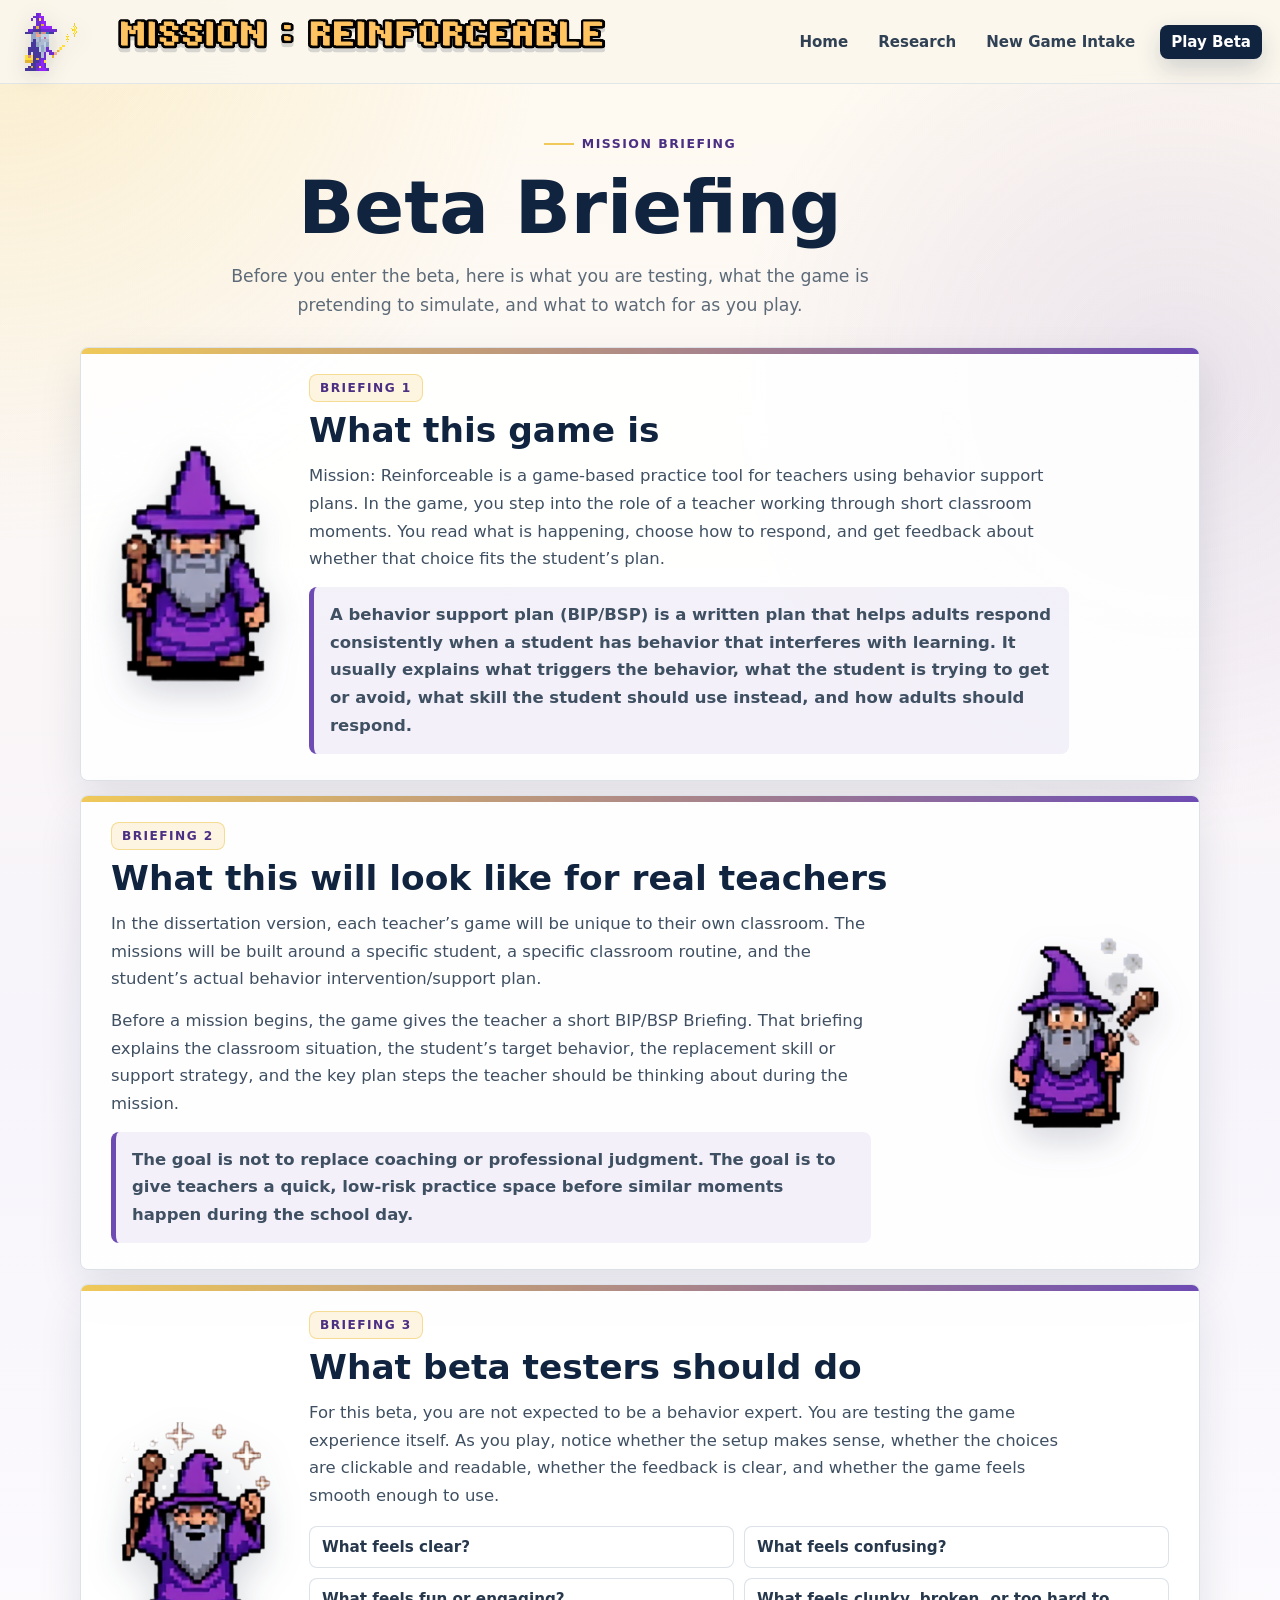
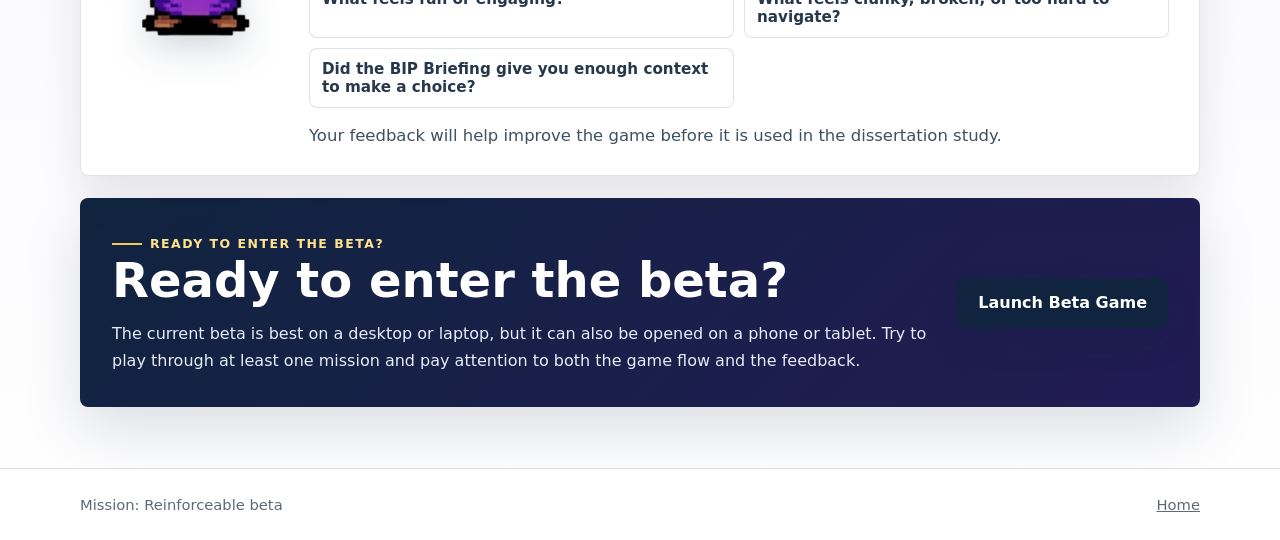
<file: beta/index.html>
<!doctype html>
<html lang="en">
<head>
  <meta charset="utf-8" />
  <meta name="viewport" content="width=device-width, initial-scale=1" />
  <title>Beta Briefing | Mission: Reinforceable</title>
  <link rel="icon" href="../favicon.png" />
  <link rel="stylesheet" href="../assets/site/site.css" />
</head>
<body>
  <div class="site-shell">
    <header class="site-header">
      <div class="nav-wrap">
        <a class="brand" href="../" aria-label="Mission: Reinforceable home">
          <img class="brand-icon" src="../favicon.png" alt="" />
          <img class="brand-logo" src="../assets/game/skin-v2/mission-reinforceable-title.png" alt="Mission: Reinforceable" />
        </a>
        <nav class="nav-links" aria-label="Primary navigation">
          <a href="../">Home</a>
          <a href="../research/">Research</a>
          <a href="../intake/">New Game Intake</a>
          <a class="nav-cta" href="../beta/">Play Beta</a>
        </nav>
      </div>
    </header>

    <main class="beta-briefing">
      <section class="briefing-hero">
        <p class="eyebrow">Mission briefing</p>
        <h1 class="page-title">Beta Briefing</h1>
        <p class="lede">Before you enter the beta, here is what you are testing, what the game is pretending to simulate, and what to watch for as you play.</p>
      </section>

      <section class="briefing-panel">
        <img class="briefing-wizard" src="../assets/game/skin-v2/wizard-guide.png" alt="Wizard guide introducing the beta." />
        <div class="briefing-copy">
          <span class="briefing-label">Briefing 1</span>
          <h2>What this game is</h2>
          <p>Mission: Reinforceable is a game-based practice tool for teachers using behavior support plans. In the game, you step into the role of a teacher working through short classroom moments. You read what is happening, choose how to respond, and get feedback about whether that choice fits the student’s plan.</p>
          <p class="briefing-note">A behavior support plan (BIP/BSP) is a written plan that helps adults respond consistently when a student has behavior that interferes with learning. It usually explains what triggers the behavior, what the student is trying to get or avoid, what skill the student should use instead, and how adults should respond.</p>
        </div>
      </section>

      <section class="briefing-panel reverse">
        <img class="briefing-wizard flip" src="../assets/game/skin-v2/wizard-meh.png" alt="Wizard thinking about classroom practice." />
        <div class="briefing-copy">
          <span class="briefing-label">Briefing 2</span>
          <h2>What this will look like for real teachers</h2>
          <p>In the dissertation version, each teacher’s game will be unique to their own classroom. The missions will be built around a specific student, a specific classroom routine, and the student’s actual behavior intervention/support plan.</p>
          <p>Before a mission begins, the game gives the teacher a short BIP/BSP Briefing. That briefing explains the classroom situation, the student’s target behavior, the replacement skill or support strategy, and the key plan steps the teacher should be thinking about during the mission.</p>
          <p class="briefing-note">The goal is not to replace coaching or professional judgment. The goal is to give teachers a quick, low-risk practice space before similar moments happen during the school day.</p>
        </div>
      </section>

      <section class="briefing-panel">
        <img class="briefing-wizard" src="../assets/game/skin-v2/wizard-success.png" alt="Wizard encouraging beta testers." />
        <div class="briefing-copy">
          <span class="briefing-label">Briefing 3</span>
          <h2>What beta testers should do</h2>
          <p>For this beta, you are not expected to be a behavior expert. You are testing the game experience itself. As you play, notice whether the setup makes sense, whether the choices are clickable and readable, whether the feedback is clear, and whether the game feels smooth enough to use.</p>
          <ul class="briefing-checklist">
            <li>What feels clear?</li>
            <li>What feels confusing?</li>
            <li>What feels fun or engaging?</li>
            <li>What feels clunky, broken, or too hard to navigate?</li>
            <li>Did the BIP Briefing give you enough context to make a choice?</li>
          </ul>
          <p>Your feedback will help improve the game before it is used in the dissertation study.</p>
        </div>
      </section>

      <section class="briefing-cta">
        <div>
          <p class="eyebrow">Ready to enter the beta?</p>
          <h2>Ready to enter the beta?</h2>
          <p>The current beta is best on a desktop or laptop, but it can also be opened on a phone or tablet. Try to play through at least one mission and pay attention to both the game flow and the feedback.</p>
        </div>
        <a class="button button-primary launch-beta-button" href="../game/">Launch Beta Game</a>
      </section>
    </main>

    <footer class="site-footer">
      <div class="footer-inner">
        <span>Mission: Reinforceable beta</span>
        <span><a href="../">Home</a></span>
      </div>
    </footer>
  </div>
</body>
</html>
</file>
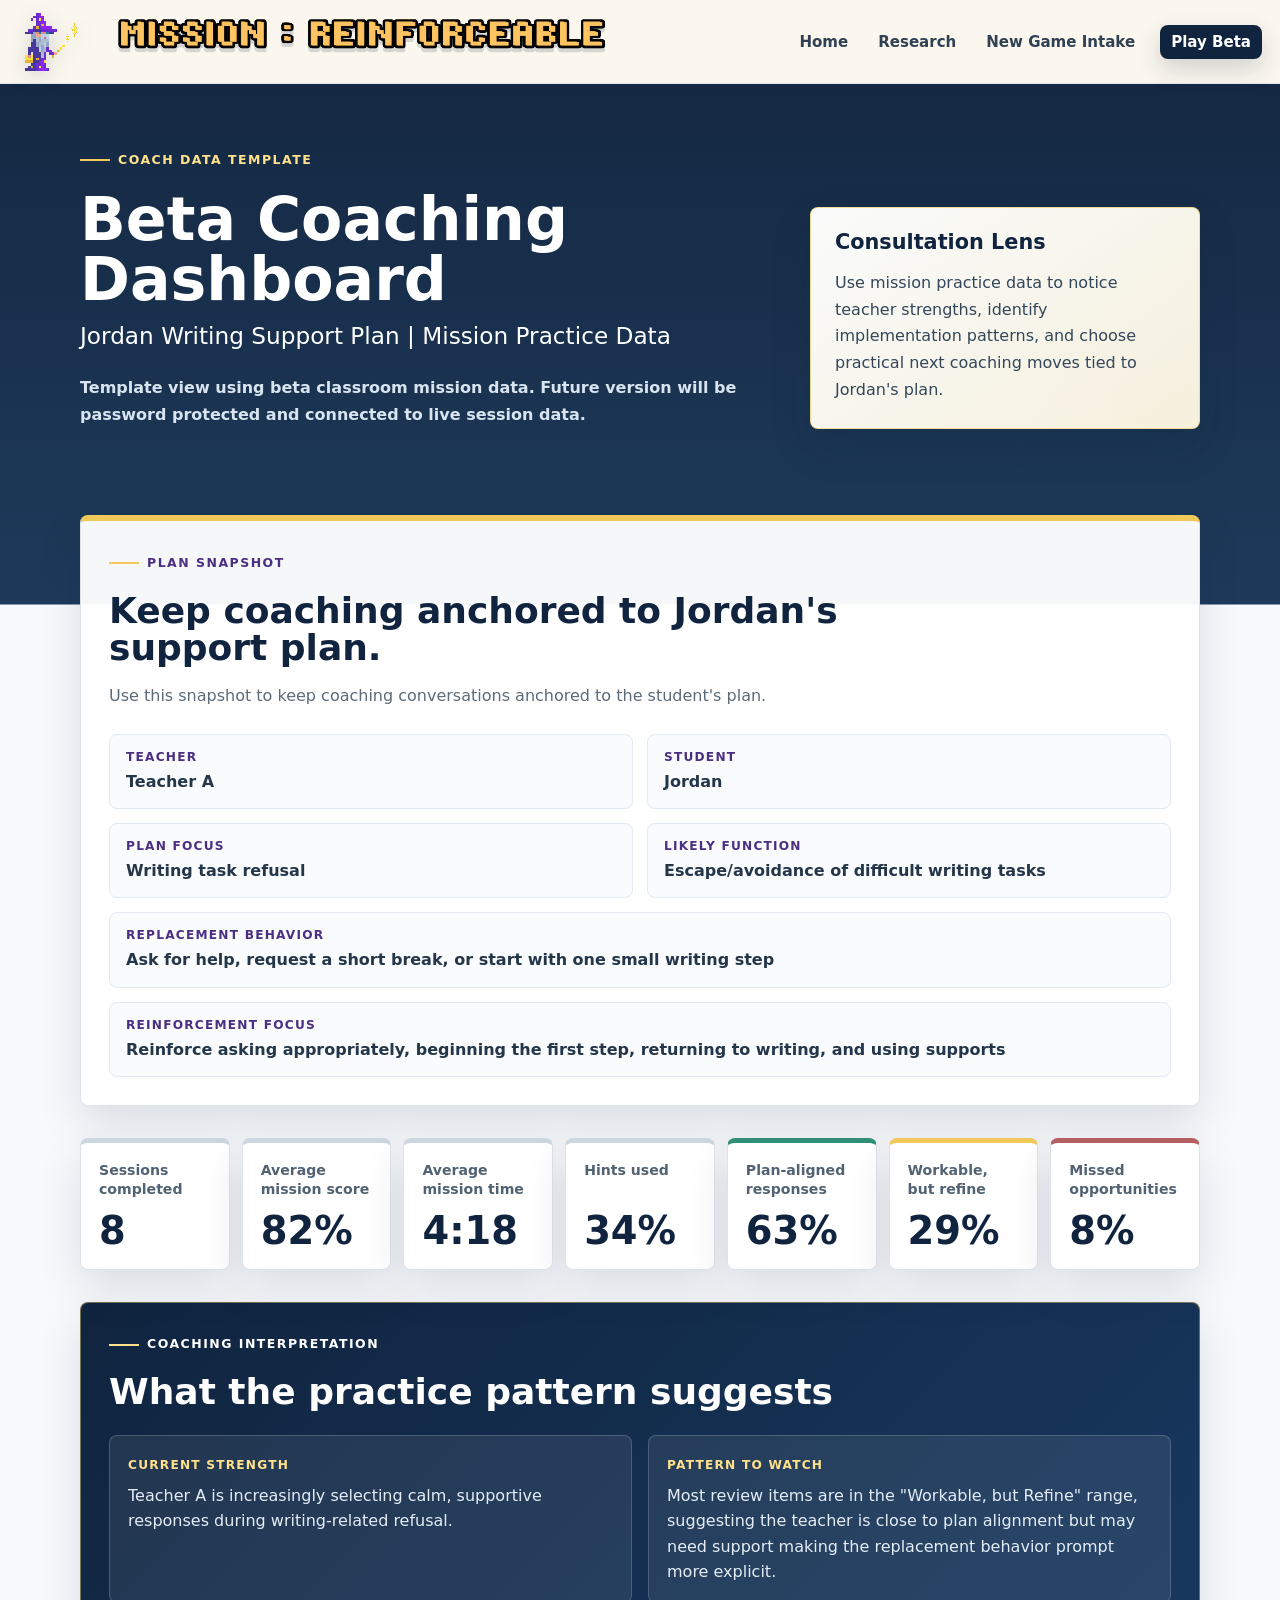
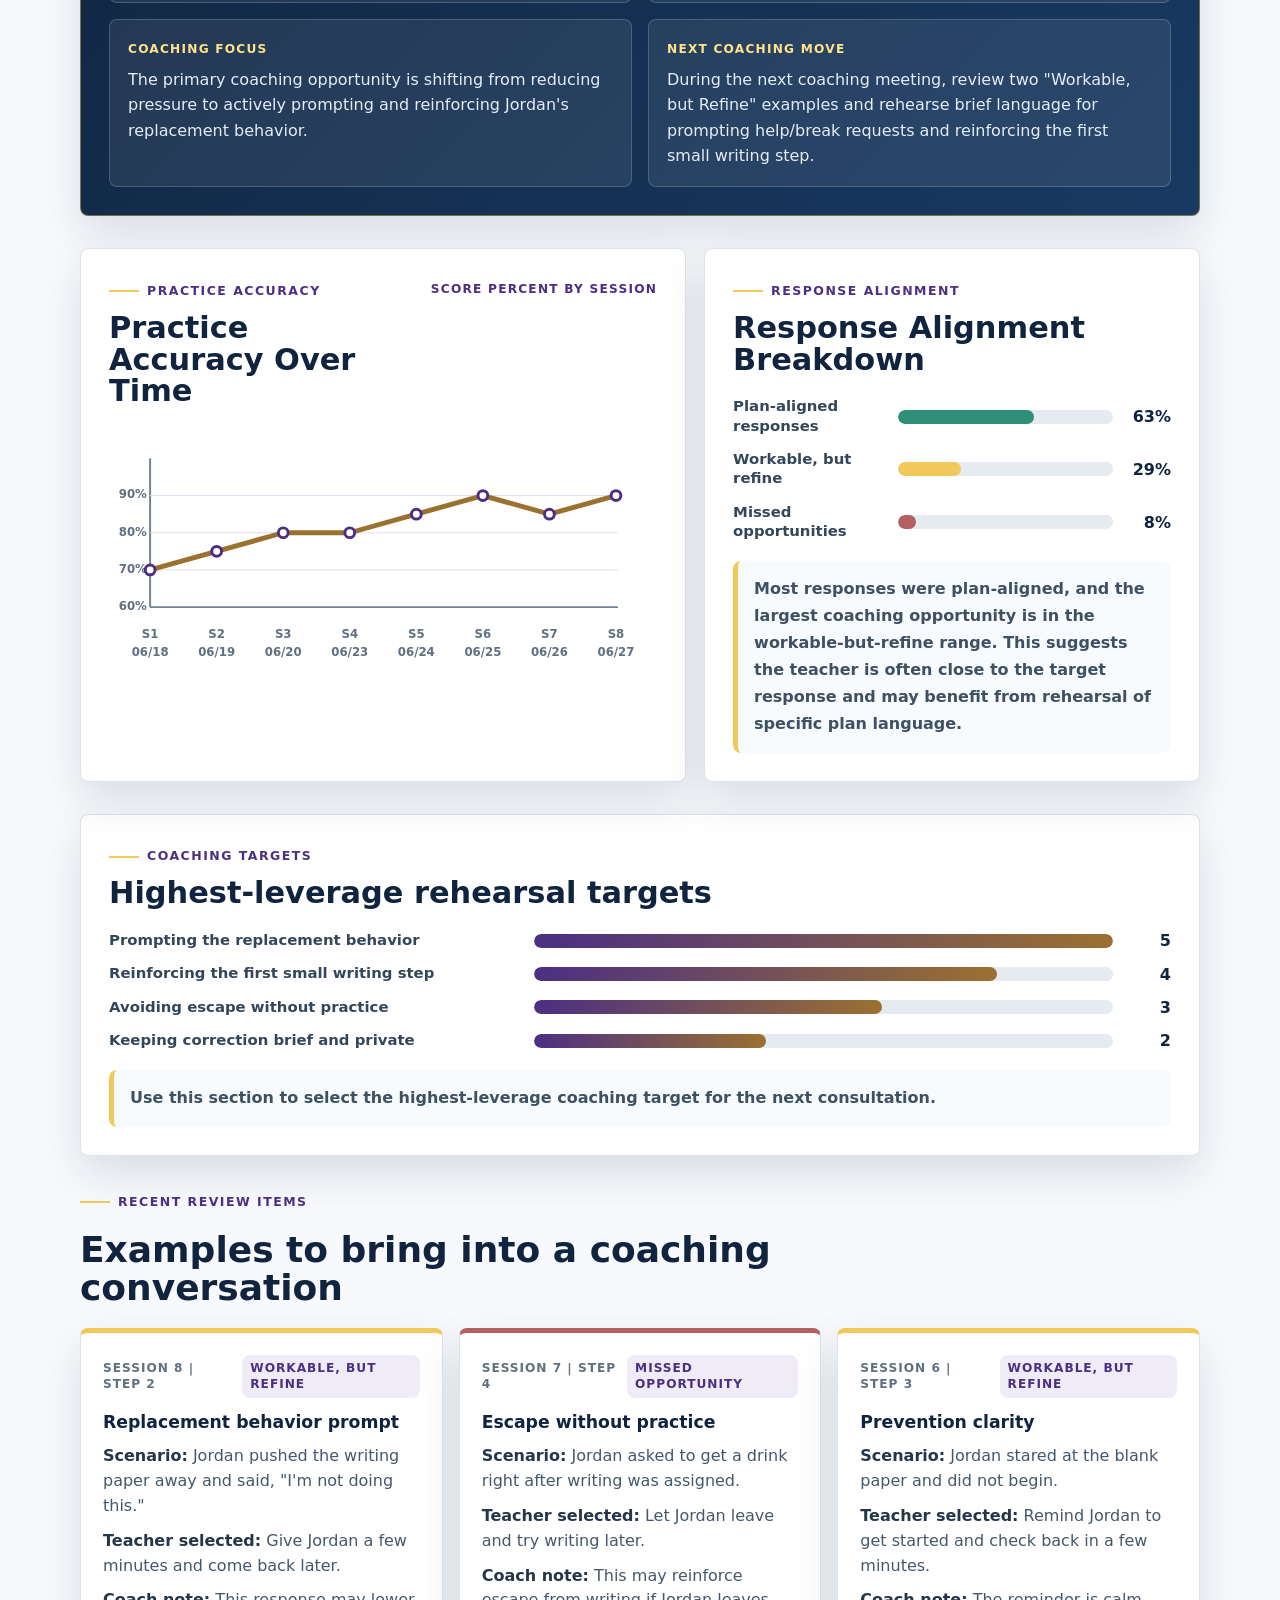
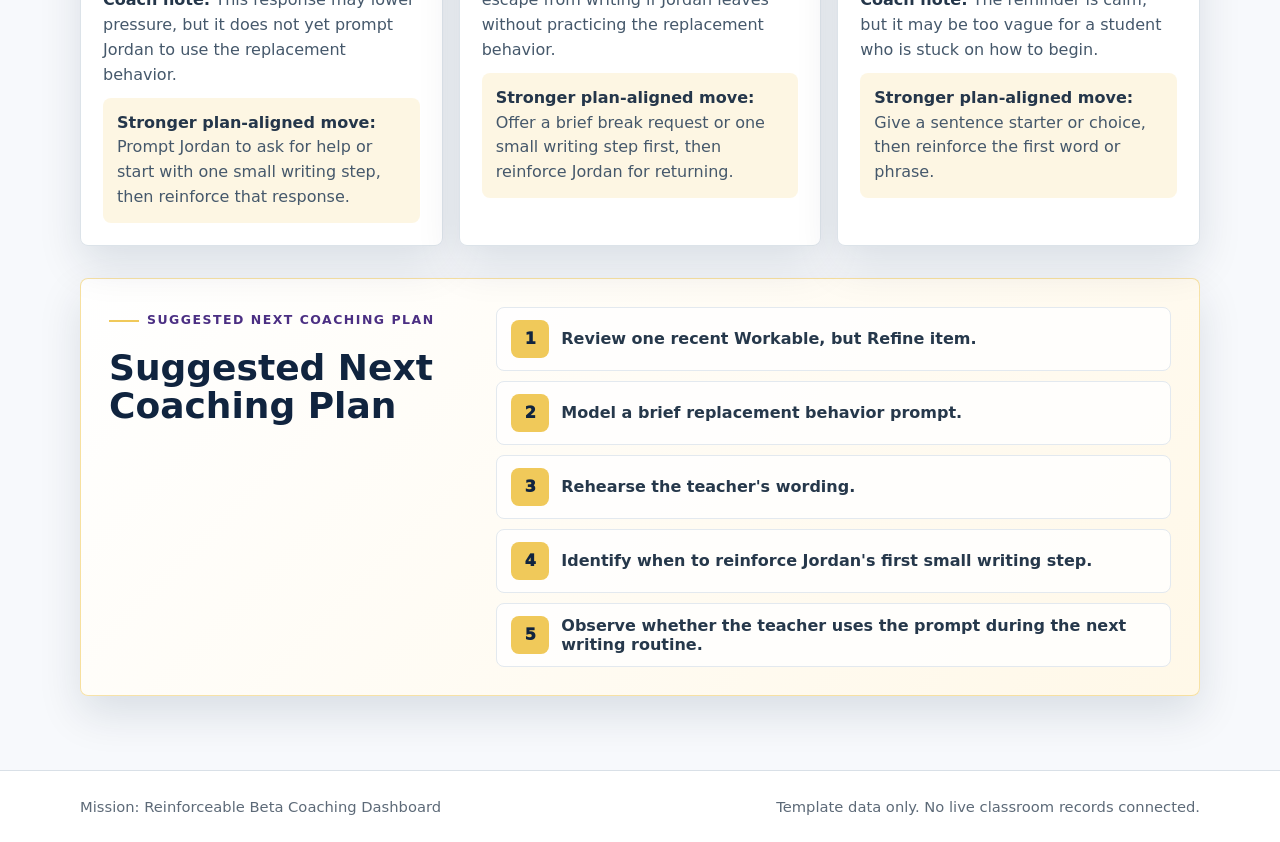
<file: coach-dashboard/index.html>
<!doctype html>
<html lang="en">
<head>
  <meta charset="utf-8" />
  <meta name="viewport" content="width=device-width, initial-scale=1" />
  <title>Beta Coaching Dashboard | Mission: Reinforceable</title>
  <link rel="icon" href="../favicon.png" />
  <link rel="stylesheet" href="../assets/site/site.css?v=coach-dashboard" />
</head>
<body>
  <div class="site-shell coach-dashboard-shell">
    <header class="site-header">
      <div class="nav-wrap">
        <a class="brand" href="../" aria-label="Mission: Reinforceable home">
          <img class="brand-icon" src="../favicon.png" alt="" />
          <img class="brand-logo" src="../assets/game/skin-v2/mission-reinforceable-title.png" alt="Mission: Reinforceable" />
        </a>
        <nav class="nav-links" aria-label="Primary navigation">
          <a href="../">Home</a>
          <a href="../research/">Research</a>
          <a href="../intake/">New Game Intake</a>
          <a class="nav-cta" href="../beta/">Play Beta</a>
        </nav>
      </div>
    </header>

    <main class="coach-dashboard">
      <section class="coach-hero">
        <div>
          <p class="eyebrow">Coach data template</p>
          <h1 class="page-title">Beta Coaching Dashboard</h1>
          <p class="subtitle">Jordan Writing Support Plan | Mission Practice Data</p>
          <p class="coach-template-note">Template view using beta classroom mission data. Future version will be password protected and connected to live session data.</p>
        </div>
        <aside class="coach-purpose-card" aria-label="Dashboard purpose">
          <h2>Consultation Lens</h2>
          <p>Use mission practice data to notice teacher strengths, identify implementation patterns, and choose practical next coaching moves tied to Jordan's plan.</p>
        </aside>
      </section>

      <section class="coach-section">
        <article class="plan-snapshot-card">
          <div class="coach-section-heading">
            <p class="eyebrow">Plan snapshot</p>
            <h2>Keep coaching anchored to Jordan's support plan.</h2>
            <p>Use this snapshot to keep coaching conversations anchored to the student's plan.</p>
          </div>
          <dl class="plan-snapshot-grid">
            <div>
              <dt>Teacher</dt>
              <dd>Teacher A</dd>
            </div>
            <div>
              <dt>Student</dt>
              <dd>Jordan</dd>
            </div>
            <div>
              <dt>Plan focus</dt>
              <dd>Writing task refusal</dd>
            </div>
            <div>
              <dt>Likely function</dt>
              <dd>Escape/avoidance of difficult writing tasks</dd>
            </div>
            <div class="wide">
              <dt>Replacement behavior</dt>
              <dd>Ask for help, request a short break, or start with one small writing step</dd>
            </div>
            <div class="wide">
              <dt>Reinforcement focus</dt>
              <dd>Reinforce asking appropriately, beginning the first step, returning to writing, and using supports</dd>
            </div>
          </dl>
        </article>
      </section>

      <section class="coach-section">
        <div class="summary-metric-grid" aria-label="Mission practice summary metrics">
          <article class="coach-stat-card">
            <span>Sessions completed</span>
            <strong>8</strong>
          </article>
          <article class="coach-stat-card">
            <span>Average mission score</span>
            <strong>82%</strong>
          </article>
          <article class="coach-stat-card">
            <span>Average mission time</span>
            <strong>4:18</strong>
          </article>
          <article class="coach-stat-card">
            <span>Hints used</span>
            <strong>34%</strong>
          </article>
          <article class="coach-stat-card aligned">
            <span>Plan-aligned responses</span>
            <strong>63%</strong>
          </article>
          <article class="coach-stat-card refine">
            <span>Workable, but refine</span>
            <strong>29%</strong>
          </article>
          <article class="coach-stat-card missed">
            <span>Missed opportunities</span>
            <strong>8%</strong>
          </article>
        </div>
      </section>

      <section class="coach-section">
        <article class="interpretation-panel">
          <div class="coach-section-heading">
            <p class="eyebrow">Coaching interpretation</p>
            <h2>What the practice pattern suggests</h2>
          </div>
          <div class="interpretation-grid">
            <section>
              <span>Current Strength</span>
              <p>Teacher A is increasingly selecting calm, supportive responses during writing-related refusal.</p>
            </section>
            <section>
              <span>Pattern to Watch</span>
              <p>Most review items are in the "Workable, but Refine" range, suggesting the teacher is close to plan alignment but may need support making the replacement behavior prompt more explicit.</p>
            </section>
            <section>
              <span>Coaching Focus</span>
              <p>The primary coaching opportunity is shifting from reducing pressure to actively prompting and reinforcing Jordan's replacement behavior.</p>
            </section>
            <section>
              <span>Next Coaching Move</span>
              <p>During the next coaching meeting, review two "Workable, but Refine" examples and rehearse brief language for prompting help/break requests and reinforcing the first small writing step.</p>
            </section>
          </div>
        </article>
      </section>

      <section class="coach-section chart-grid">
        <article class="dashboard-card chart-card">
          <div class="chart-heading">
            <div>
              <p class="eyebrow">Practice accuracy</p>
              <h2>Practice Accuracy Over Time</h2>
            </div>
            <span class="chart-kicker">Score percent by session</span>
          </div>
          <div class="line-chart-wrap">
            <svg class="line-chart" viewBox="0 0 560 240" role="img" aria-label="Line chart showing mission score percent rising from 70 percent in session 1 to 90 percent in session 8.">
              <line x1="42" y1="30" x2="42" y2="182" class="chart-axis" />
              <line x1="42" y1="182" x2="520" y2="182" class="chart-axis" />
              <line x1="42" y1="144" x2="520" y2="144" class="chart-grid-line" />
              <line x1="42" y1="106" x2="520" y2="106" class="chart-grid-line" />
              <line x1="42" y1="68" x2="520" y2="68" class="chart-grid-line" />
              <text x="10" y="185">60%</text>
              <text x="10" y="147">70%</text>
              <text x="10" y="109">80%</text>
              <text x="10" y="71">90%</text>
              <polyline class="score-line" points="42,144 110,125 178,106 246,106 314,87 382,68 450,87 518,68" />
              <g class="score-points">
                <circle cx="42" cy="144" r="5" /><circle cx="110" cy="125" r="5" /><circle cx="178" cy="106" r="5" /><circle cx="246" cy="106" r="5" />
                <circle cx="314" cy="87" r="5" /><circle cx="382" cy="68" r="5" /><circle cx="450" cy="87" r="5" /><circle cx="518" cy="68" r="5" />
              </g>
              <g class="chart-x-labels">
                <text x="42" y="214">S1</text><text x="110" y="214">S2</text><text x="178" y="214">S3</text><text x="246" y="214">S4</text>
                <text x="314" y="214">S5</text><text x="382" y="214">S6</text><text x="450" y="214">S7</text><text x="518" y="214">S8</text>
                <text x="42" y="232">06/18</text><text x="110" y="232">06/19</text><text x="178" y="232">06/20</text><text x="246" y="232">06/23</text>
                <text x="314" y="232">06/24</text><text x="382" y="232">06/25</text><text x="450" y="232">06/26</text><text x="518" y="232">06/27</text>
              </g>
            </svg>
          </div>
        </article>

        <article class="dashboard-card chart-card">
          <div class="chart-heading">
            <div>
              <p class="eyebrow">Response alignment</p>
              <h2>Response Alignment Breakdown</h2>
            </div>
          </div>
          <div class="alignment-bars" role="img" aria-label="Response alignment bar chart: 63 percent plan-aligned responses, 29 percent workable but refine, and 8 percent missed opportunities.">
            <div class="alignment-row">
              <span>Plan-aligned responses</span>
              <div class="bar-track"><span class="bar-fill aligned-fill" style="width: 63%"></span></div>
              <strong>63%</strong>
            </div>
            <div class="alignment-row">
              <span>Workable, but refine</span>
              <div class="bar-track"><span class="bar-fill refine-fill" style="width: 29%"></span></div>
              <strong>29%</strong>
            </div>
            <div class="alignment-row">
              <span>Missed opportunities</span>
              <div class="bar-track"><span class="bar-fill missed-fill" style="width: 8%"></span></div>
              <strong>8%</strong>
            </div>
          </div>
          <p class="chart-interpretation">Most responses were plan-aligned, and the largest coaching opportunity is in the workable-but-refine range. This suggests the teacher is often close to the target response and may benefit from rehearsal of specific plan language.</p>
        </article>
      </section>

      <section class="coach-section">
        <article class="dashboard-card chart-card">
          <div class="chart-heading">
            <div>
              <p class="eyebrow">Coaching targets</p>
              <h2>Highest-leverage rehearsal targets</h2>
            </div>
          </div>
          <div class="target-bars" role="img" aria-label="Horizontal bar chart of coaching targets: prompting replacement behavior 5, reinforcing first small writing step 4, avoiding escape without practice 3, keeping correction brief and private 2.">
            <div class="target-row">
              <span>Prompting the replacement behavior</span>
              <div class="bar-track"><span class="bar-fill target-fill" style="width: 100%"></span></div>
              <strong>5</strong>
            </div>
            <div class="target-row">
              <span>Reinforcing the first small writing step</span>
              <div class="bar-track"><span class="bar-fill target-fill" style="width: 80%"></span></div>
              <strong>4</strong>
            </div>
            <div class="target-row">
              <span>Avoiding escape without practice</span>
              <div class="bar-track"><span class="bar-fill target-fill" style="width: 60%"></span></div>
              <strong>3</strong>
            </div>
            <div class="target-row">
              <span>Keeping correction brief and private</span>
              <div class="bar-track"><span class="bar-fill target-fill" style="width: 40%"></span></div>
              <strong>2</strong>
            </div>
          </div>
          <p class="chart-interpretation">Use this section to select the highest-leverage coaching target for the next consultation.</p>
        </article>
      </section>

      <section class="coach-section">
        <div class="coach-section-heading">
          <p class="eyebrow">Recent review items</p>
          <h2>Examples to bring into a coaching conversation</h2>
        </div>
        <div class="review-card-grid">
          <article class="review-card">
            <div class="review-card-top">
              <span>Session 8 | Step 2</span>
              <strong>Workable, but Refine</strong>
            </div>
            <h3>Replacement behavior prompt</h3>
            <p><b>Scenario:</b> Jordan pushed the writing paper away and said, "I'm not doing this."</p>
            <p><b>Teacher selected:</b> Give Jordan a few minutes and come back later.</p>
            <p><b>Coach note:</b> This response may lower pressure, but it does not yet prompt Jordan to use the replacement behavior.</p>
            <p class="stronger-move"><b>Stronger plan-aligned move:</b> Prompt Jordan to ask for help or start with one small writing step, then reinforce that response.</p>
          </article>
          <article class="review-card missed-review">
            <div class="review-card-top">
              <span>Session 7 | Step 4</span>
              <strong>Missed Opportunity</strong>
            </div>
            <h3>Escape without practice</h3>
            <p><b>Scenario:</b> Jordan asked to get a drink right after writing was assigned.</p>
            <p><b>Teacher selected:</b> Let Jordan leave and try writing later.</p>
            <p><b>Coach note:</b> This may reinforce escape from writing if Jordan leaves without practicing the replacement behavior.</p>
            <p class="stronger-move"><b>Stronger plan-aligned move:</b> Offer a brief break request or one small writing step first, then reinforce Jordan for returning.</p>
          </article>
          <article class="review-card">
            <div class="review-card-top">
              <span>Session 6 | Step 3</span>
              <strong>Workable, but Refine</strong>
            </div>
            <h3>Prevention clarity</h3>
            <p><b>Scenario:</b> Jordan stared at the blank paper and did not begin.</p>
            <p><b>Teacher selected:</b> Remind Jordan to get started and check back in a few minutes.</p>
            <p><b>Coach note:</b> The reminder is calm, but it may be too vague for a student who is stuck on how to begin.</p>
            <p class="stronger-move"><b>Stronger plan-aligned move:</b> Give a sentence starter or choice, then reinforce the first word or phrase.</p>
          </article>
        </div>
      </section>

      <section class="coach-section">
        <article class="coaching-plan-panel">
          <div>
            <p class="eyebrow">Suggested next coaching plan</p>
            <h2>Suggested Next Coaching Plan</h2>
          </div>
          <ol class="coaching-plan-list">
            <li>Review one recent Workable, but Refine item.</li>
            <li>Model a brief replacement behavior prompt.</li>
            <li>Rehearse the teacher's wording.</li>
            <li>Identify when to reinforce Jordan's first small writing step.</li>
            <li>Observe whether the teacher uses the prompt during the next writing routine.</li>
          </ol>
        </article>
      </section>
    </main>

    <footer class="site-footer">
      <div class="footer-inner">
        <span>Mission: Reinforceable Beta Coaching Dashboard</span>
        <span>Template data only. No live classroom records connected.</span>
      </div>
    </footer>
  </div>

  <script>
    const betaClassroomDashboardData = {
      classroom: "Beta Classroom",
      teacherLabel: "Teacher A",
      student: "Jordan",
      planFocus: "Writing task refusal",
      likelyFunction: "Escape/avoidance of difficult writing tasks",
      replacementBehavior: "Ask for help, request a short break, or start with one small writing step",
      reinforcementFocus: "Reinforce asking appropriately, beginning the first step, returning to writing, and using supports",
      sessionsCompleted: 8,
      averageScorePercent: 82,
      averageMissionTime: "4:18",
      hintsUsedPercent: 34,
      choiceBreakdown: {
        bestChoicePercent: 63,
        refineChoicePercent: 29,
        missedOpportunityPercent: 8
      },
      sessionTrend: [
        { session: 1, date: "06/18", scorePercent: 70, best: 5, refine: 4, missed: 1, hintsUsed: 3 },
        { session: 2, date: "06/19", scorePercent: 75, best: 6, refine: 3, missed: 1, hintsUsed: 2 },
        { session: 3, date: "06/20", scorePercent: 80, best: 6, refine: 4, missed: 0, hintsUsed: 2 },
        { session: 4, date: "06/23", scorePercent: 80, best: 7, refine: 2, missed: 1, hintsUsed: 1 },
        { session: 5, date: "06/24", scorePercent: 85, best: 7, refine: 3, missed: 0, hintsUsed: 1 },
        { session: 6, date: "06/25", scorePercent: 90, best: 8, refine: 2, missed: 0, hintsUsed: 1 },
        { session: 7, date: "06/26", scorePercent: 85, best: 7, refine: 3, missed: 0, hintsUsed: 0 },
        { session: 8, date: "06/27", scorePercent: 90, best: 8, refine: 2, missed: 0, hintsUsed: 0 }
      ],
      coachingTargets: [
        {
          target: "Prompting the replacement behavior",
          count: 5,
          percent: 36,
          note: "Teacher often selected responses that reduced pressure, but did not consistently prompt Jordan to ask for help, request a break, or begin with one small step.",
          coachingMove: "Rehearse one or two brief prompts the teacher can use before repeating the writing demand."
        },
        {
          target: "Reinforcing the first small writing step",
          count: 4,
          percent: 29,
          note: "Teacher sometimes waited for more complete work before reinforcing, instead of reinforcing early plan-aligned responding.",
          coachingMove: "Practice noticing and reinforcing the first small step: asking appropriately, accepting a sentence starter, or writing one word."
        },
        {
          target: "Avoiding escape without practice",
          count: 3,
          percent: 21,
          note: "Some responses allowed Jordan to avoid writing without practicing the replacement behavior.",
          coachingMove: "Review how to honor a break/help request while still maintaining a small connection to the writing routine."
        },
        {
          target: "Keeping correction brief and private",
          count: 2,
          percent: 14,
          note: "A few responses risked turning correction into a longer public interaction.",
          coachingMove: "Rehearse a calm, brief reset statement that redirects Jordan back to the replacement response."
        }
      ],
      recentReviewItems: [
        {
          session: 8,
          step: 2,
          category: "Workable, but Refine",
          score: 5,
          focus: "Replacement behavior prompt",
          scenario: "Jordan pushed the writing paper away and said, \"I'm not doing this.\"",
          teacherChoice: "Give Jordan a few minutes and come back later.",
          coachNote: "This response may lower pressure, but it does not yet prompt Jordan to use the replacement behavior.",
          strongerMove: "Prompt Jordan to ask for help or start with one small writing step, then reinforce that response."
        },
        {
          session: 7,
          step: 4,
          category: "Missed Opportunity",
          score: 0,
          focus: "Escape without practice",
          scenario: "Jordan asked to get a drink right after writing was assigned.",
          teacherChoice: "Let Jordan leave and try writing later.",
          coachNote: "This may reinforce escape from writing if Jordan leaves without practicing the replacement behavior.",
          strongerMove: "Offer a brief break request or one small writing step first, then reinforce Jordan for returning."
        },
        {
          session: 6,
          step: 3,
          category: "Workable, but Refine",
          score: 5,
          focus: "Prevention clarity",
          scenario: "Jordan stared at the blank paper and did not begin.",
          teacherChoice: "Remind Jordan to get started and check back in a few minutes.",
          coachNote: "The reminder is calm, but it may be too vague for a student who is stuck on how to begin.",
          strongerMove: "Give a sentence starter or choice, then reinforce the first word or phrase."
        }
      ],
      coachSummary: {
        strength: "Teacher A is increasingly selecting calm, supportive responses during writing-related refusal.",
        pattern: "Most review items are in the \"Workable, but Refine\" range, suggesting the teacher is close to plan alignment but may need support making the replacement behavior prompt more explicit.",
        growthArea: "The primary coaching opportunity is shifting from reducing pressure to actively prompting and reinforcing Jordan's replacement behavior.",
        nextCoachingMove: "During the next coaching meeting, review two \"Workable, but Refine\" examples and rehearse brief language for prompting help/break requests and reinforcing the first small writing step."
      }
    };

    window.betaClassroomDashboardData = betaClassroomDashboardData;
  </script>
</body>
</html>
</file>
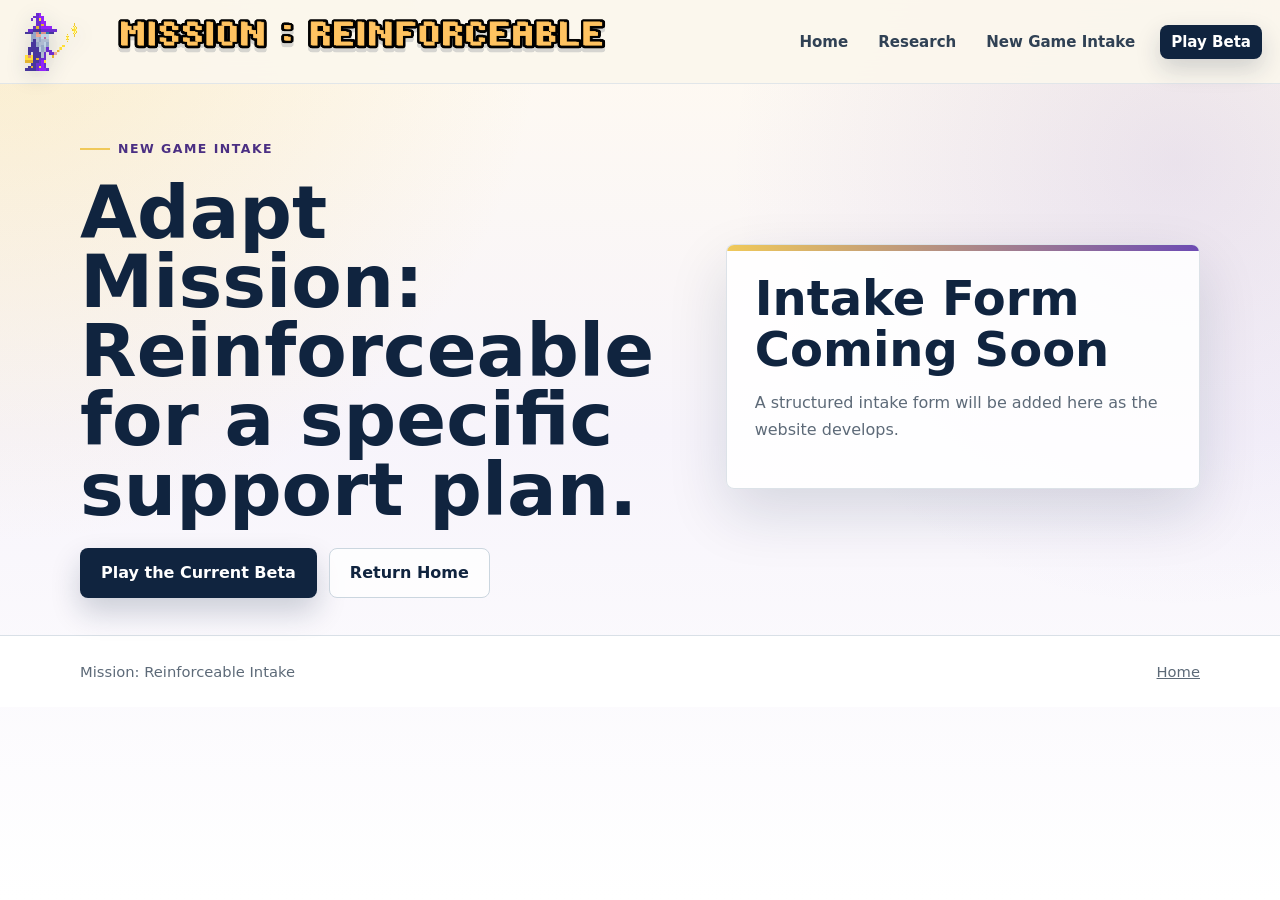
<file: intake/index.html>
<!doctype html>
<html lang="en">
<head>
  <meta charset="utf-8" />
  <meta name="viewport" content="width=device-width, initial-scale=1" />
  <title>New Game Intake | Mission: Reinforceable</title>
  <link rel="icon" href="../favicon.png" />
  <link rel="stylesheet" href="../assets/site/site.css" />
</head>
<body>
  <div class="site-shell">
    <header class="site-header">
      <div class="nav-wrap">
        <a class="brand" href="../" aria-label="Mission: Reinforceable home">
          <img class="brand-icon" src="../favicon.png" alt="" />
          <img class="brand-logo" src="../assets/game/skin-v2/mission-reinforceable-title.png" alt="Mission: Reinforceable" />
        </a>
        <nav class="nav-links" aria-label="Primary navigation">
          <a href="../">Home</a>
          <a href="../research/">Research</a>
          <a href="../intake/">New Game Intake</a>
          <a class="nav-cta" href="../beta/">Play Beta</a>
        </nav>
      </div>
    </header>

    <main>
      <section class="hero">
        <div class="hero-inner">
          <div>
            <p class="eyebrow">New Game Intake</p>
            <h1 class="page-title">Adapt Mission: Reinforceable for a specific support plan.</h1>
            <div class="actions">
              <a class="button button-primary" href="../beta/">Play the Current Beta</a>
              <a class="button button-secondary" href="../">Return Home</a>
            </div>
          </div>
          <aside class="hero-card">
            <h2>Intake Form Coming Soon</h2>
            <p>A structured intake form will be added here as the website develops.</p>
          </aside>
        </div>
      </section>

    <footer class="site-footer">
      <div class="footer-inner">
        <span>Mission: Reinforceable Intake</span>
        <span><a href="../">Home</a></span>
      </div>
    </footer>
  </div>
</body>
</html>
</file>
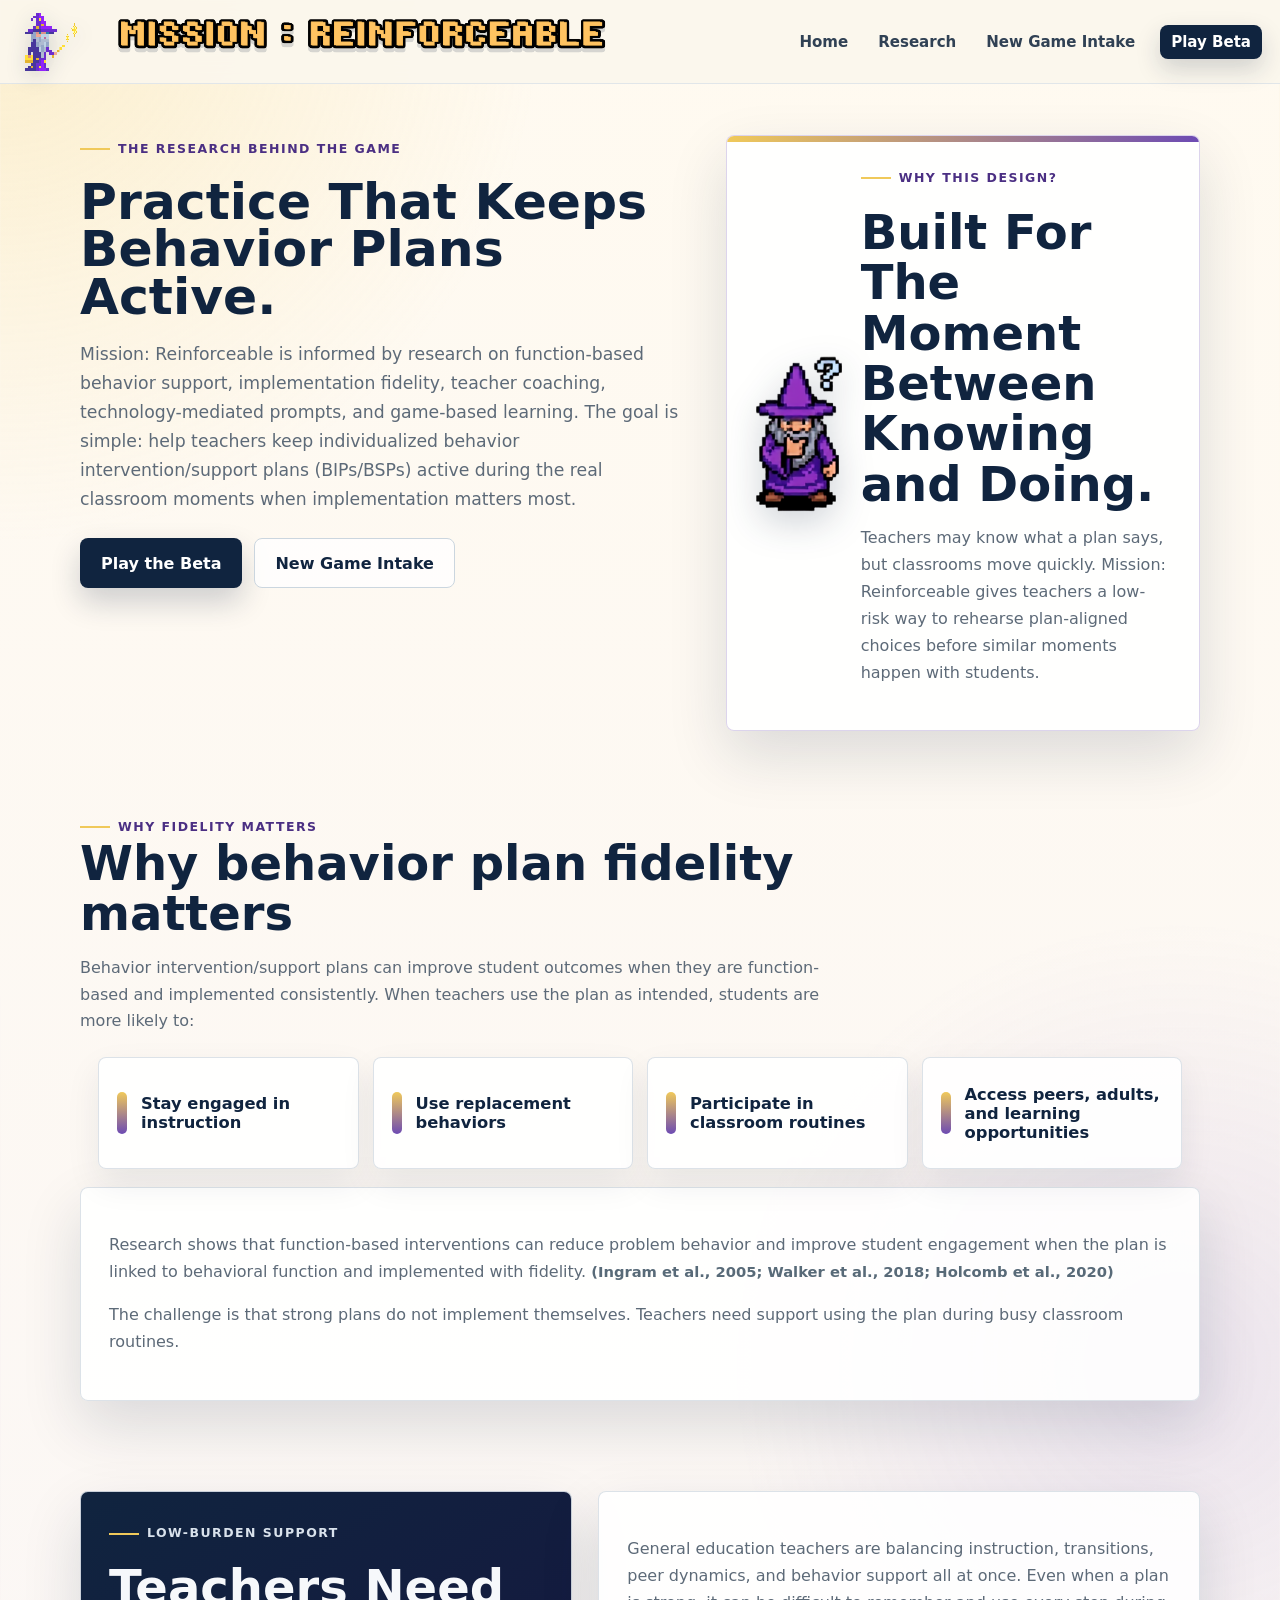
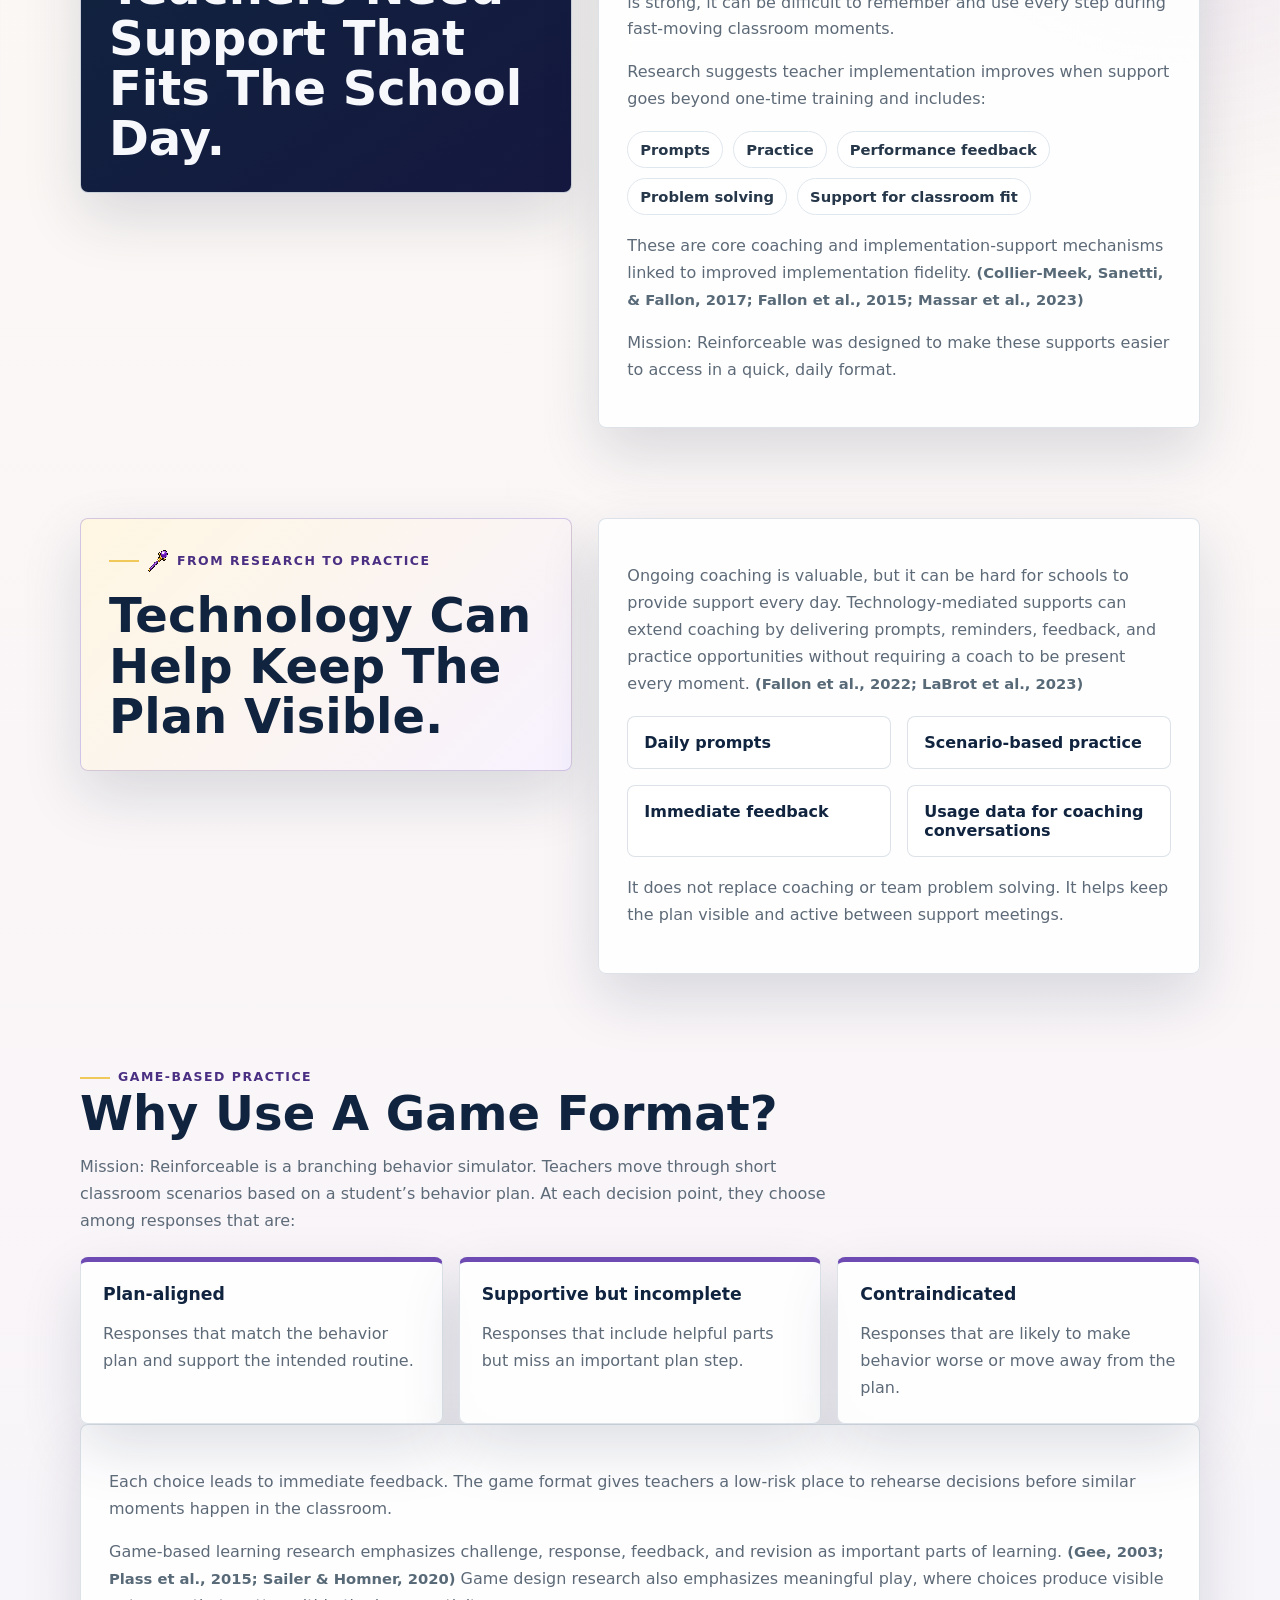
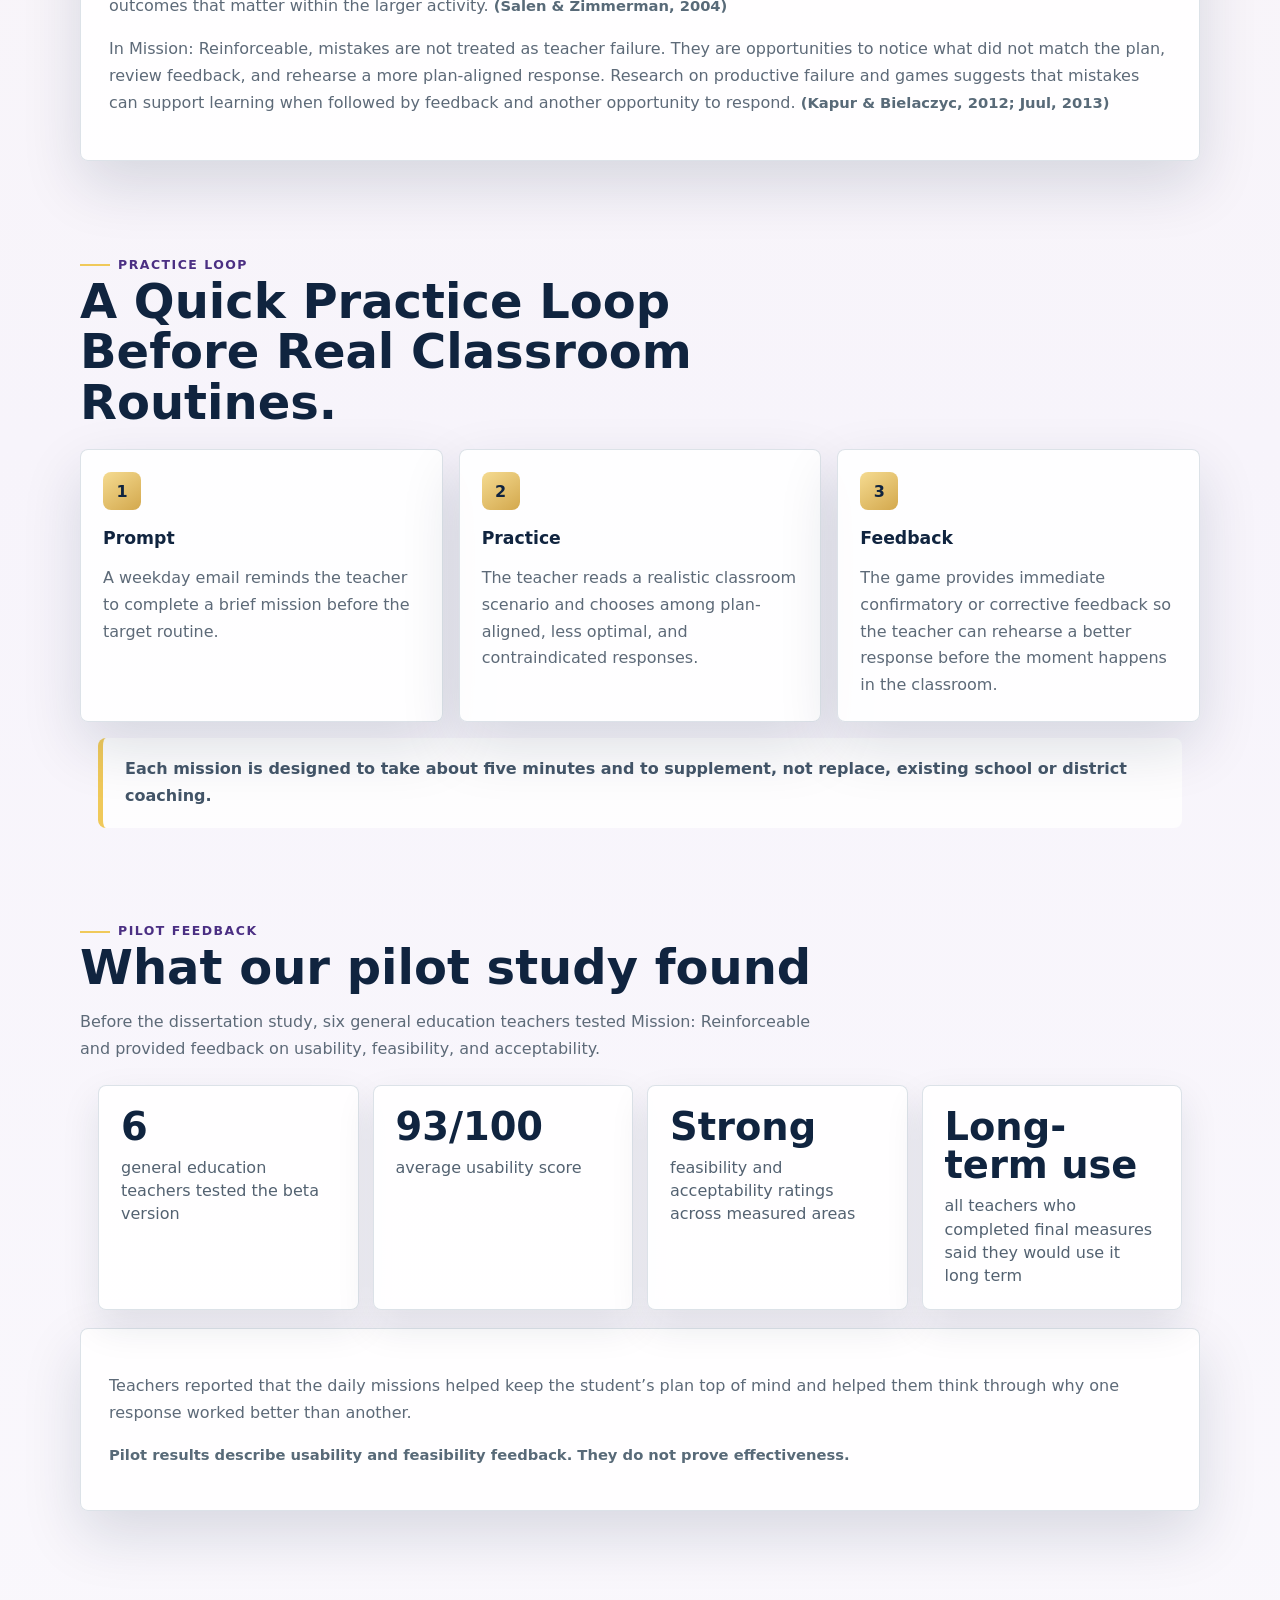
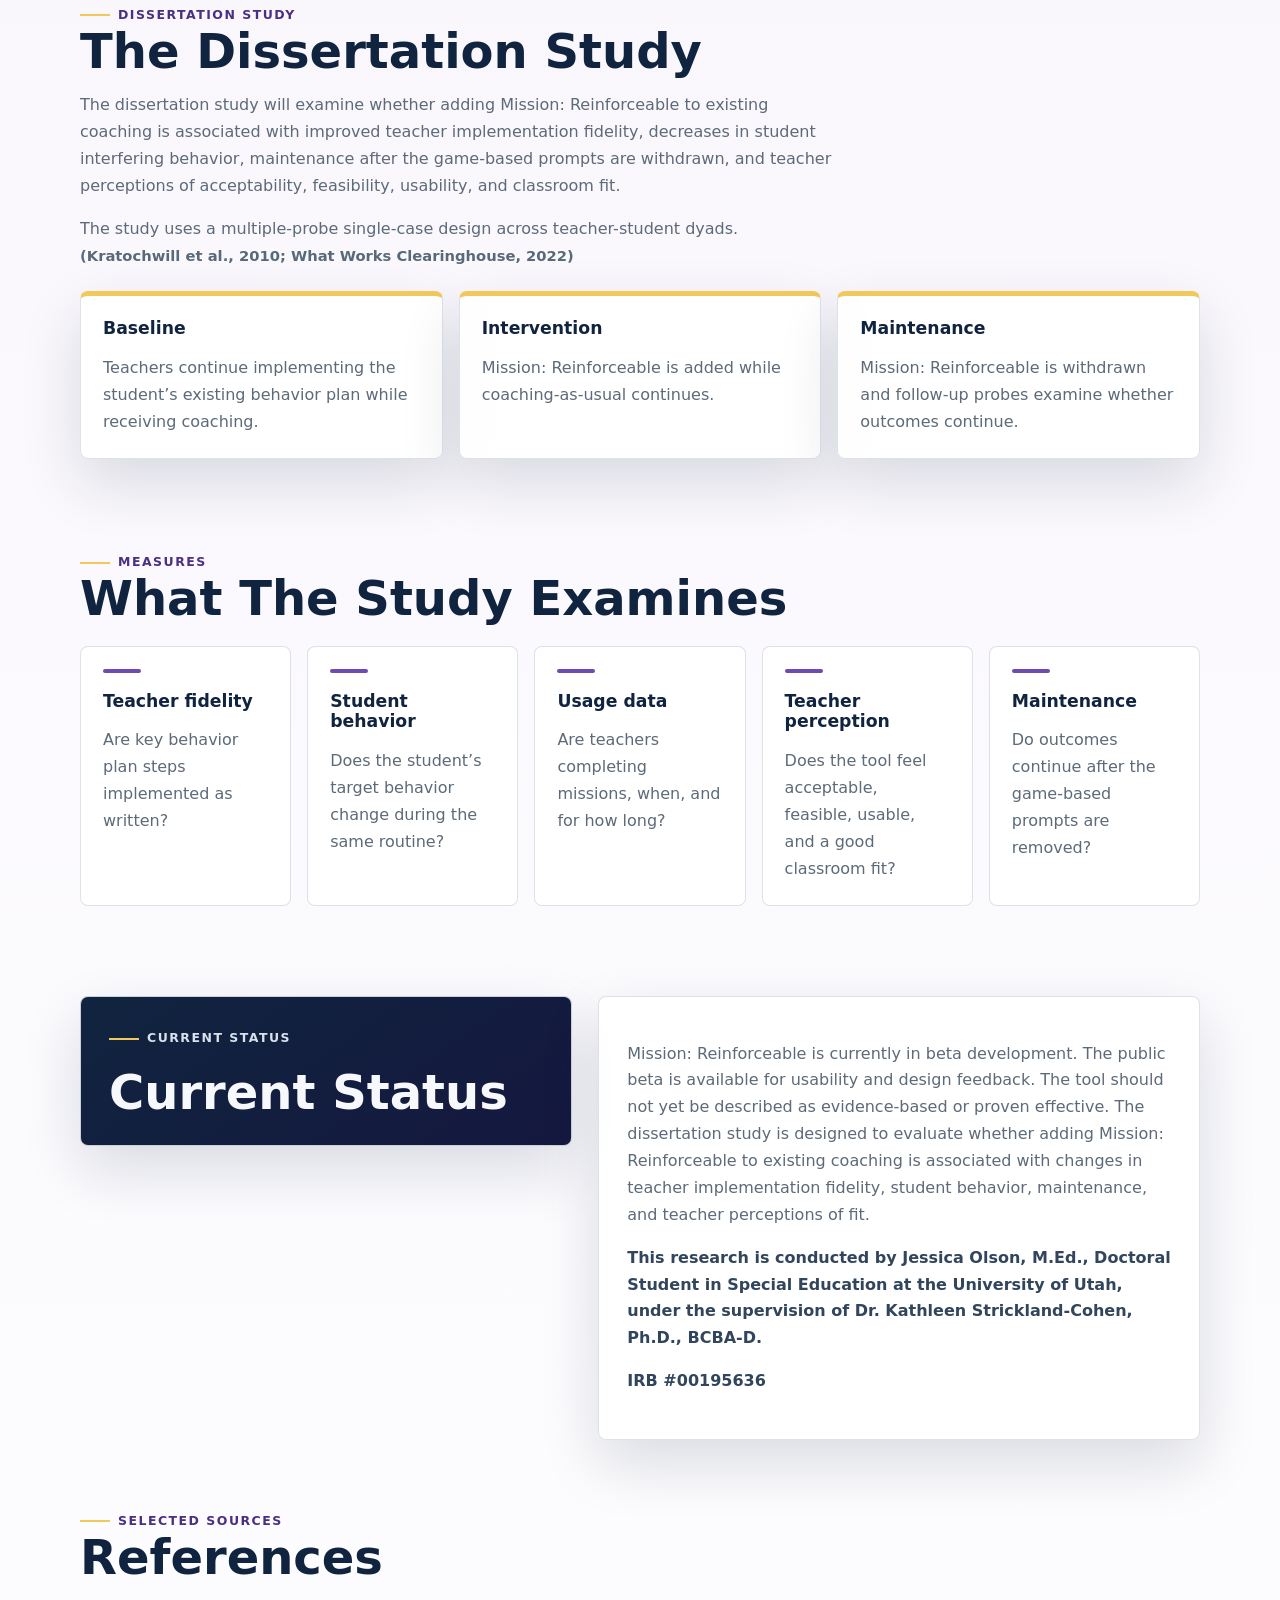
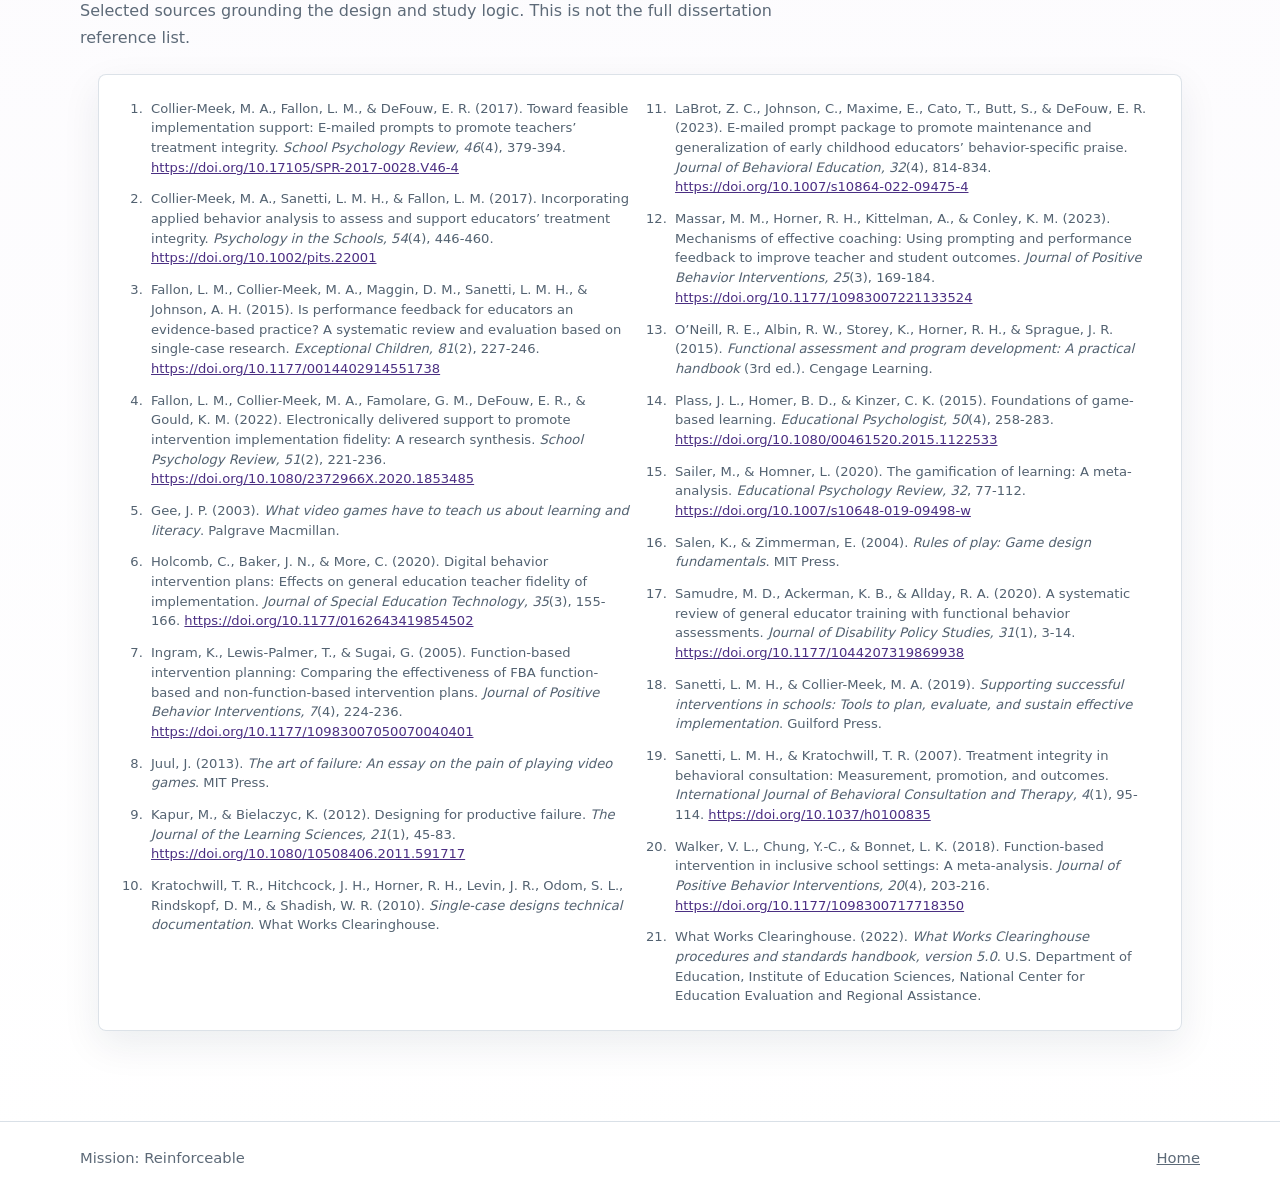
<file: research/index.html>
<!doctype html>
<html lang="en">
<head>
  <meta charset="utf-8" />
  <meta name="viewport" content="width=device-width, initial-scale=1" />
  <title>Research | Mission: Reinforceable</title>
  <link rel="icon" href="../favicon.png" />
  <link rel="stylesheet" href="../assets/site/site.css" />
</head>
<body>
  <div class="site-shell">
    <header class="site-header">
      <div class="nav-wrap">
        <a class="brand" href="../" aria-label="Mission: Reinforceable Home">
          <img class="brand-icon" src="../favicon.png" alt="" />
          <img class="brand-logo" src="../assets/game/skin-v2/mission-reinforceable-title.png" alt="Mission: Reinforceable" />
        </a>
        <nav class="nav-links" aria-label="Primary navigation">
          <a href="../">Home</a>
          <a href="../research/">Research</a>
          <a href="../intake/">New Game Intake</a>
          <a class="nav-cta" href="../beta/">Play Beta</a>
        </nav>
      </div>
    </header>

    <main>
      <section class="hero research-hero">
        <div class="hero-inner">
          <div>
            <p class="eyebrow">The Research Behind the Game</p>
            <h1 class="page-title research-title">Practice That Keeps Behavior Plans Active.</h1>
            <p class="lede">Mission: Reinforceable is informed by research on function-based behavior support, implementation fidelity, teacher coaching, technology-mediated prompts, and game-based learning. The goal is simple: help teachers keep individualized behavior intervention/support plans (BIPs/BSPs) active during the real classroom moments when implementation matters most.</p>
            <div class="actions">
              <a class="button button-primary" href="../beta/">Play the Beta</a>
              <a class="button button-secondary" href="../intake/">New Game Intake</a>
            </div>
          </div>
          <aside class="hero-card research-wizard-card">
            <img class="wizard-accent" src="../assets/game/skin-v2/wizard-think.png" alt="" />
            <div>
              <p class="eyebrow">Why this design?</p>
              <h2>Built For The Moment Between Knowing and Doing.</h2>
              <p>Teachers may know what a plan says, but classrooms move quickly. Mission: Reinforceable gives teachers a low-risk way to rehearse plan-aligned choices before similar moments happen with students.</p>
            </div>
          </aside>
        </div>
      </section>

      <section class="section">
        <div class="section-intro">
          <p class="eyebrow">Why fidelity matters</p>
          <h2>Why behavior plan fidelity matters</h2>
          <p>Behavior intervention/support plans can improve student outcomes when they are function-based and implemented consistently. When teachers use the plan as intended, students are more likely to:</p>
        </div>
        <div class="outcome-grid">
          <article class="outcome-card">Stay engaged in instruction</article>
          <article class="outcome-card">Use replacement behaviors</article>
          <article class="outcome-card">Participate in classroom routines</article>
          <article class="outcome-card">Access peers, adults, and learning opportunities</article>
        </div>
        <div class="panel">
          <p>Research shows that function-based interventions can reduce problem behavior and improve student engagement when the plan is linked to behavioral function and implemented with fidelity. <span class="citation">(Ingram et al., 2005; Walker et al., 2018; Holcomb et al., 2020)</span></p>
          <p>The challenge is that strong plans do not implement themselves. Teachers need support using the plan during busy classroom routines.</p>
        </div>
      </section>

      <section class="section split">
        <div class="panel dark">
          <p class="eyebrow">Low-burden support</p>
          <h2>Teachers Need Support That Fits The School Day.</h2>
        </div>
        <div class="panel">
          <p>General education teachers are balancing instruction, transitions, peer dynamics, and behavior support all at once. Even when a plan is strong, it can be difficult to remember and use every step during fast-moving classroom moments.</p>
          <p>Research suggests teacher implementation improves when support goes beyond one-time training and includes:</p>
          <ul class="support-list">
            <li>Prompts</li>
            <li>Practice</li>
            <li>Performance feedback</li>
            <li>Problem solving</li>
            <li>Support for classroom fit</li>
          </ul>
          <p>These are core coaching and implementation-support mechanisms linked to improved implementation fidelity. <span class="citation">(Collier-Meek, Sanetti, &amp; Fallon, 2017; Fallon et al., 2015; Massar et al., 2023)</span></p>
          <p>Mission: Reinforceable was designed to make these supports easier to access in a quick, daily format.</p>
        </div>
      </section>

      <section class="section split">
        <div class="panel callout">
          <p class="eyebrow icon-eyebrow"><img src="../assets/game/skin-v2/behavior-xp-icon.png" alt="" /> From research to practice</p>
          <h2>Technology Can Help Keep The Plan Visible.</h2>
        </div>
        <div class="panel">
          <p>Ongoing coaching is valuable, but it can be hard for schools to provide support every day. Technology-mediated supports can extend coaching by delivering prompts, reminders, feedback, and practice opportunities without requiring a coach to be present every moment. <span class="citation">(Fallon et al., 2022; LaBrot et al., 2023)</span></p>
          <div class="content-grid compact-grid">
            <article class="mini-card">Daily prompts</article>
            <article class="mini-card">Scenario-based practice</article>
            <article class="mini-card">Immediate feedback</article>
            <article class="mini-card">Usage data for coaching conversations</article>
          </div>
          <p>It does not replace coaching or team problem solving. It helps keep the plan visible and active between support meetings.</p>
        </div>
      </section>

      <section class="section">
        <div class="section-intro">
          <p class="eyebrow">Game-based practice</p>
          <h2>Why Use A Game Format?</h2>
          <p>Mission: Reinforceable is a branching behavior simulator. Teachers move through short classroom scenarios based on a student’s behavior plan. At each decision point, they choose among responses that are:</p>
        </div>
        <div class="grid-3">
          <article class="card decision-card">
            <h3>Plan-aligned</h3>
            <p>Responses that match the behavior plan and support the intended routine.</p>
          </article>
          <article class="card decision-card">
            <h3>Supportive but incomplete</h3>
            <p>Responses that include helpful parts but miss an important plan step.</p>
          </article>
          <article class="card decision-card">
            <h3>Contraindicated</h3>
            <p>Responses that are likely to make behavior worse or move away from the plan.</p>
          </article>
        </div>
        <div class="panel">
          <p>Each choice leads to immediate feedback. The game format gives teachers a low-risk place to rehearse decisions before similar moments happen in the classroom.</p>
          <p>Game-based learning research emphasizes challenge, response, feedback, and revision as important parts of learning. <span class="citation">(Gee, 2003; Plass et al., 2015; Sailer &amp; Homner, 2020)</span> Game design research also emphasizes meaningful play, where choices produce visible outcomes that matter within the larger activity. <span class="citation">(Salen &amp; Zimmerman, 2004)</span></p>
          <p>In Mission: Reinforceable, mistakes are not treated as teacher failure. They are opportunities to notice what did not match the plan, review feedback, and rehearse a more plan-aligned response. Research on productive failure and games suggests that mistakes can support learning when followed by feedback and another opportunity to respond. <span class="citation">(Kapur &amp; Bielaczyc, 2012; Juul, 2013)</span></p>
        </div>
      </section>

      <section class="section">
        <div class="section-intro">
          <p class="eyebrow">Practice loop</p>
          <h2>A Quick Practice Loop Before Real Classroom Routines.</h2>
        </div>
        <div class="grid-3">
          <article class="card">
            <span class="number">1</span>
            <h3>Prompt</h3>
            <p>A weekday email reminds the teacher to complete a brief mission before the target routine.</p>
          </article>
          <article class="card">
            <span class="number">2</span>
            <h3>Practice</h3>
            <p>The teacher reads a realistic classroom scenario and chooses among plan-aligned, less optimal, and contraindicated responses.</p>
          </article>
          <article class="card">
            <span class="number">3</span>
            <h3>Feedback</h3>
            <p>The game provides immediate confirmatory or corrective feedback so the teacher can rehearse a better response before the moment happens in the classroom.</p>
          </article>
        </div>
        <p class="section-note">Each mission is designed to take about five minutes and to supplement, not replace, existing school or district coaching.</p>
      </section>

      <section class="section">
        <div class="section-intro">
          <p class="eyebrow">Pilot Feedback</p>
          <h2>What our pilot study found</h2>
          <p>Before the dissertation study, six general education teachers tested Mission: Reinforceable and provided feedback on usability, feasibility, and acceptability.</p>
        </div>
        <div class="stat-grid">
          <article class="stat-card">
            <strong>6</strong>
            <span>general education teachers tested the beta version</span>
          </article>
          <article class="stat-card">
            <strong>93/100</strong>
            <span>average usability score</span>
          </article>
          <article class="stat-card">
            <strong>Strong</strong>
            <span>feasibility and acceptability ratings across measured areas</span>
          </article>
          <article class="stat-card">
            <strong>Long-term use</strong>
            <span>all teachers who completed final measures said they would use it long term</span>
          </article>
        </div>
        <div class="panel">
          <p>Teachers reported that the daily missions helped keep the student’s plan top of mind and helped them think through why one response worked better than another.</p>
          <p class="citation">Pilot results describe usability and feasibility feedback. They do not prove effectiveness.</p>
        </div>
      </section>

      <section class="section">
        <div class="section-intro">
          <p class="eyebrow">Dissertation study</p>
          <h2>The Dissertation Study</h2>
          <p>The dissertation study will examine whether adding Mission: Reinforceable to existing coaching is associated with improved teacher implementation fidelity, decreases in student interfering behavior, maintenance after the game-based prompts are withdrawn, and teacher perceptions of acceptability, feasibility, usability, and classroom fit.</p>
          <p>The study uses a multiple-probe single-case design across teacher-student dyads. <span class="citation">(Kratochwill et al., 2010; What Works Clearinghouse, 2022)</span></p>
        </div>
        <div class="grid-3">
          <article class="card phase-card">
            <h3>Baseline</h3>
            <p>Teachers continue implementing the student’s existing behavior plan while receiving coaching.</p>
          </article>
          <article class="card phase-card">
            <h3>Intervention</h3>
            <p>Mission: Reinforceable is added while coaching-as-usual continues.</p>
          </article>
          <article class="card phase-card">
            <h3>Maintenance</h3>
            <p>Mission: Reinforceable is withdrawn and follow-up probes examine whether outcomes continue.</p>
          </article>
        </div>
      </section>

      <section class="section">
        <div class="section-intro">
          <p class="eyebrow">Measures</p>
          <h2>What The Study Examines</h2>
        </div>
        <div class="grid-5 measure-grid">
          <article class="feature-card">
            <h3>Teacher fidelity</h3>
            <p>Are key behavior plan steps implemented as written?</p>
          </article>
          <article class="feature-card">
            <h3>Student behavior</h3>
            <p>Does the student’s target behavior change during the same routine?</p>
          </article>
          <article class="feature-card">
            <h3>Usage data</h3>
            <p>Are teachers completing missions, when, and for how long?</p>
          </article>
          <article class="feature-card">
            <h3>Teacher perception</h3>
            <p>Does the tool feel acceptable, feasible, usable, and a good classroom fit?</p>
          </article>
          <article class="feature-card">
            <h3>Maintenance</h3>
            <p>Do outcomes continue after the game-based prompts are removed?</p>
          </article>
        </div>
      </section>

      <section class="section split">
        <div class="panel dark">
          <p class="eyebrow">Current Status</p>
          <h2>Current Status</h2>
        </div>
        <div class="panel">
          <p>Mission: Reinforceable is currently in beta development. The public beta is available for usability and design feedback. The tool should not yet be described as evidence-based or proven effective. The dissertation study is designed to evaluate whether adding Mission: Reinforceable to existing coaching is associated with changes in teacher implementation fidelity, student behavior, maintenance, and teacher perceptions of fit.</p>
          <p class="researcher-note">This research is conducted by Jessica Olson, M.Ed., Doctoral Student in Special Education at the University of Utah, under the supervision of Dr. Kathleen Strickland-Cohen, Ph.D., BCBA-D.</p>
          <p class="researcher-note"><strong>IRB #00195636</strong></p>
        </div>
      </section>

      <section class="section references-section">
        <div class="section-intro">
          <p class="eyebrow">Selected sources</p>
          <h2>References</h2>
          <p>Selected sources grounding the design and study logic. This is not the full dissertation reference list.</p>
        </div>
        <ol class="reference-list">
          <li>Collier-Meek, M. A., Fallon, L. M., &amp; DeFouw, E. R. (2017). Toward feasible implementation support: E-mailed prompts to promote teachers’ treatment integrity. <em>School Psychology Review, 46</em>(4), 379-394. <a href="https://doi.org/10.17105/SPR-2017-0028.V46-4">https://doi.org/10.17105/SPR-2017-0028.V46-4</a></li>
          <li>Collier-Meek, M. A., Sanetti, L. M. H., &amp; Fallon, L. M. (2017). Incorporating applied behavior analysis to assess and support educators’ treatment integrity. <em>Psychology in the Schools, 54</em>(4), 446-460. <a href="https://doi.org/10.1002/pits.22001">https://doi.org/10.1002/pits.22001</a></li>
          <li>Fallon, L. M., Collier-Meek, M. A., Maggin, D. M., Sanetti, L. M. H., &amp; Johnson, A. H. (2015). Is performance feedback for educators an evidence-based practice? A systematic review and evaluation based on single-case research. <em>Exceptional Children, 81</em>(2), 227-246. <a href="https://doi.org/10.1177/0014402914551738">https://doi.org/10.1177/0014402914551738</a></li>
          <li>Fallon, L. M., Collier-Meek, M. A., Famolare, G. M., DeFouw, E. R., &amp; Gould, K. M. (2022). Electronically delivered support to promote intervention implementation fidelity: A research synthesis. <em>School Psychology Review, 51</em>(2), 221-236. <a href="https://doi.org/10.1080/2372966X.2020.1853485">https://doi.org/10.1080/2372966X.2020.1853485</a></li>
          <li>Gee, J. P. (2003). <em>What video games have to teach us about learning and literacy</em>. Palgrave Macmillan.</li>
          <li>Holcomb, C., Baker, J. N., &amp; More, C. (2020). Digital behavior intervention plans: Effects on general education teacher fidelity of implementation. <em>Journal of Special Education Technology, 35</em>(3), 155-166. <a href="https://doi.org/10.1177/0162643419854502">https://doi.org/10.1177/0162643419854502</a></li>
          <li>Ingram, K., Lewis-Palmer, T., &amp; Sugai, G. (2005). Function-based intervention planning: Comparing the effectiveness of FBA function-based and non-function-based intervention plans. <em>Journal of Positive Behavior Interventions, 7</em>(4), 224-236. <a href="https://doi.org/10.1177/10983007050070040401">https://doi.org/10.1177/10983007050070040401</a></li>
          <li>Juul, J. (2013). <em>The art of failure: An essay on the pain of playing video games</em>. MIT Press.</li>
          <li>Kapur, M., &amp; Bielaczyc, K. (2012). Designing for productive failure. <em>The Journal of the Learning Sciences, 21</em>(1), 45-83. <a href="https://doi.org/10.1080/10508406.2011.591717">https://doi.org/10.1080/10508406.2011.591717</a></li>
          <li>Kratochwill, T. R., Hitchcock, J. H., Horner, R. H., Levin, J. R., Odom, S. L., Rindskopf, D. M., &amp; Shadish, W. R. (2010). <em>Single-case designs technical documentation</em>. What Works Clearinghouse.</li>
          <li>LaBrot, Z. C., Johnson, C., Maxime, E., Cato, T., Butt, S., &amp; DeFouw, E. R. (2023). E-mailed prompt package to promote maintenance and generalization of early childhood educators’ behavior-specific praise. <em>Journal of Behavioral Education, 32</em>(4), 814-834. <a href="https://doi.org/10.1007/s10864-022-09475-4">https://doi.org/10.1007/s10864-022-09475-4</a></li>
          <li>Massar, M. M., Horner, R. H., Kittelman, A., &amp; Conley, K. M. (2023). Mechanisms of effective coaching: Using prompting and performance feedback to improve teacher and student outcomes. <em>Journal of Positive Behavior Interventions, 25</em>(3), 169-184. <a href="https://doi.org/10.1177/10983007221133524">https://doi.org/10.1177/10983007221133524</a></li>
          <li>O’Neill, R. E., Albin, R. W., Storey, K., Horner, R. H., &amp; Sprague, J. R. (2015). <em>Functional assessment and program development: A practical handbook</em> (3rd ed.). Cengage Learning.</li>
          <li>Plass, J. L., Homer, B. D., &amp; Kinzer, C. K. (2015). Foundations of game-based learning. <em>Educational Psychologist, 50</em>(4), 258-283. <a href="https://doi.org/10.1080/00461520.2015.1122533">https://doi.org/10.1080/00461520.2015.1122533</a></li>
          <li>Sailer, M., &amp; Homner, L. (2020). The gamification of learning: A meta-analysis. <em>Educational Psychology Review, 32</em>, 77-112. <a href="https://doi.org/10.1007/s10648-019-09498-w">https://doi.org/10.1007/s10648-019-09498-w</a></li>
          <li>Salen, K., &amp; Zimmerman, E. (2004). <em>Rules of play: Game design fundamentals</em>. MIT Press.</li>
          <li>Samudre, M. D., Ackerman, K. B., &amp; Allday, R. A. (2020). A systematic review of general educator training with functional behavior assessments. <em>Journal of Disability Policy Studies, 31</em>(1), 3-14. <a href="https://doi.org/10.1177/1044207319869938">https://doi.org/10.1177/1044207319869938</a></li>
          <li>Sanetti, L. M. H., &amp; Collier-Meek, M. A. (2019). <em>Supporting successful interventions in schools: Tools to plan, evaluate, and sustain effective implementation</em>. Guilford Press.</li>
          <li>Sanetti, L. M. H., &amp; Kratochwill, T. R. (2007). Treatment integrity in behavioral consultation: Measurement, promotion, and outcomes. <em>International Journal of Behavioral Consultation and Therapy, 4</em>(1), 95-114. <a href="https://doi.org/10.1037/h0100835">https://doi.org/10.1037/h0100835</a></li>
          <li>Walker, V. L., Chung, Y.-C., &amp; Bonnet, L. K. (2018). Function-based intervention in inclusive school settings: A meta-analysis. <em>Journal of Positive Behavior Interventions, 20</em>(4), 203-216. <a href="https://doi.org/10.1177/1098300717718350">https://doi.org/10.1177/1098300717718350</a></li>
          <li>What Works Clearinghouse. (2022). <em>What Works Clearinghouse procedures and standards handbook, version 5.0</em>. U.S. Department of Education, Institute of Education Sciences, National Center for Education Evaluation and Regional Assistance.</li>
        </ol>
      </section>
    </main>

    <footer class="site-footer">
      <div class="footer-inner">
        <span>Mission: Reinforceable</span>
        <span><a href="../">Home</a></span>
      </div>
    </footer>
  </div>
</body>
</html>
</file>
<file: assets/site/site.css>
:root {
  color-scheme: light;
  --mr-navy: #10243f;
  --mr-navy-2: #17365c;
  --mr-gold: #f0c95a;
  --mr-gold-dark: #9b7130;
  --mr-purple: #6d4bb3;
  --mr-purple-dark: #4b2f83;
  --mr-cream: #fbf7ed;
  --ink: #17202c;
  --muted: #5d6a78;
  --navy: var(--mr-navy);
  --navy-2: var(--mr-navy-2);
  --cream: var(--mr-cream);
  --paper: #ffffff;
  --line: #d9e0e7;
  --gold: var(--mr-gold);
  --gold-dark: var(--mr-gold-dark);
  --purple: var(--mr-purple);
  --purple-dark: var(--mr-purple-dark);
  --teal: var(--mr-purple);
  --teal-dark: var(--mr-purple-dark);
  --shadow: 0 24px 60px rgba(16, 36, 63, .14);
  --radius: 8px;
  font-family: Inter, ui-sans-serif, system-ui, -apple-system, BlinkMacSystemFont, "Segoe UI", sans-serif;
}

* {
  box-sizing: border-box;
}

html {
  background: var(--cream);
}

body {
  margin: 0;
  color: var(--ink);
  background:
    radial-gradient(circle at top left, rgba(240, 201, 90, .24), transparent 34rem),
    radial-gradient(circle at 92% 18%, rgba(109, 75, 179, .12), transparent 28rem),
    linear-gradient(180deg, #fffaf0 0%, #f7f4fb 48%, #fff 100%);
}

img {
  max-width: 100%;
  display: block;
}

a {
  color: inherit;
}

.site-shell {
  min-height: 100vh;
}

.site-header {
  position: sticky;
  top: 0;
  z-index: 20;
  border-bottom: 1px solid rgba(217, 224, 231, .78);
  background: rgba(251, 247, 237, .92);
  backdrop-filter: blur(18px);
}

.nav-wrap {
  width: min(1320px, calc(100% - 36px));
  margin: 0 auto;
}

.section,
.hero-inner,
.hero-grid,
.hero-preview-wide {
  width: min(1120px, calc(100% - 36px));
  margin: 0 auto;
}

.nav-wrap {
  min-height: 64px;
  padding: 0;
  display: flex;
  align-items: center;
  justify-content: space-between;
  gap: 18px;
}

.brand {
  display: inline-flex;
  align-items: center;
  gap: 10px;
  min-width: 0;
  flex: 0 1 auto;
  font-weight: 800;
  text-decoration: none;
  letter-spacing: .01em;
}

.brand-icon {
  width: clamp(56px, 5vw, 70px);
  height: clamp(56px, 5vw, 70px);
  flex: 0 0 auto;
  object-fit: contain;
  image-rendering: pixelated;
  filter: drop-shadow(0 5px 10px rgba(16, 36, 63, .16));
}

.brand-logo {
  width: clamp(420px, 42vw, 640px);
  height: auto;
  margin: -30px 0;
  object-fit: contain;
  object-position: left center;
  clip-path: inset(20% 0 20% 0);
  image-rendering: crisp-edges;
  image-rendering: pixelated;
  filter: drop-shadow(0 4px 0 rgba(16, 36, 63, .16));
}

.nav-links {
  display: flex;
  align-items: center;
  justify-content: flex-end;
  gap: 8px;
  flex-wrap: wrap;
  flex: 0 1 auto;
}

.nav-links a {
  padding: 8px 11px;
  border-radius: 8px;
  color: #304154;
  font-size: .94rem;
  font-weight: 700;
  text-decoration: none;
}

.nav-links a:hover,
.nav-links a:focus-visible {
  color: var(--navy);
  background: rgba(109, 75, 179, .1);
  outline: none;
}

.nav-links .nav-cta {
  margin-left: 6px;
  color: #fff;
  background: var(--navy);
  box-shadow: 0 10px 24px rgba(16, 36, 63, .18);
}

.nav-links .nav-cta:hover,
.nav-links .nav-cta:focus-visible {
  color: #fff;
  background: var(--navy-2);
}

.hero {
  padding: 51px 0 37px;
}

.hero-inner,
.hero-grid {
  display: grid;
  grid-template-columns: minmax(0, 1.12fr) minmax(300px, .88fr);
  gap: 42px;
  align-items: center;
}

.hero-copy {
  min-width: 0;
}

.eyebrow {
  display: inline-flex;
  align-items: center;
  gap: 8px;
  margin: 0 0 18px;
  color: var(--purple-dark);
  font-size: .78rem;
  font-weight: 900;
  letter-spacing: .12em;
  text-transform: uppercase;
}

.eyebrow::before {
  content: "";
  width: 30px;
  height: 2px;
  background: var(--gold);
}

h1,
h2,
h3 {
  margin: 0;
  color: var(--navy);
  letter-spacing: 0;
}

h1 {
  max-width: 760px;
  font-size: clamp(2.7rem, 8vw, 5.8rem);
  line-height: .94;
}

.hero-copy h1 {
  font-size: clamp(2.16rem, 6.4vw, 4.64rem);
}

.page-title {
  font-size: clamp(2.45rem, 6vw, 4.6rem);
}

.research-title {
  font-size: clamp(1.95rem, 4.1vw, 3.15rem);
}

h2 {
  font-size: clamp(1.85rem, 4vw, 3rem);
  line-height: 1.05;
}

h3 {
  font-size: 1.08rem;
  line-height: 1.2;
}

.card h2,
.note-card h2 {
  font-size: 1.35rem;
  line-height: 1.18;
}

p {
  color: var(--muted);
  line-height: 1.68;
}

.subtitle {
  max-width: 760px;
  margin: 18px 0 0;
  color: #26374a;
  font-size: clamp(1.25rem, 2.8vw, 1.75rem);
  line-height: 1.3;
}

.lede {
  max-width: 720px;
  margin: 20px 0 0;
  font-size: 1.08rem;
}

.citation {
  color: #586a78;
  font-size: .92em;
  font-weight: 650;
}

.research-pill {
  width: fit-content;
  margin: 22px 0 0;
  padding: 10px 14px;
  border: 1px solid rgba(109, 75, 179, .28);
  border-radius: 999px;
  color: var(--purple-dark);
  background: rgba(109, 75, 179, .09);
  font-size: .9rem;
  font-weight: 850;
}

.actions {
  display: flex;
  flex-wrap: wrap;
  gap: 12px;
  margin-top: 24px;
}

.button {
  min-height: 50px;
  display: inline-flex;
  align-items: center;
  justify-content: center;
  padding: 0 20px;
  border: 1px solid transparent;
  border-radius: 8px;
  font-weight: 800;
  text-decoration: none;
}

.button-primary {
  color: #fff;
  background: var(--navy);
  box-shadow: 0 14px 30px rgba(16, 36, 63, .2);
}

.button-primary:hover,
.button-primary:focus-visible {
  background: var(--navy-2);
  outline: none;
}

.button-secondary {
  color: var(--navy);
  border-color: #cbd6df;
  background: rgba(255, 255, 255, .78);
}

.button-secondary:hover,
.button-secondary:focus-visible {
  border-color: var(--purple);
  outline: none;
}

.hero-card,
.hero-summary-card,
.panel,
.card,
.feature-card,
.note-card {
  border: 1px solid rgba(217, 224, 231, .92);
  border-radius: var(--radius);
  background: rgba(255, 255, 255, .88);
  box-shadow: var(--shadow);
}

.hero-card,
.hero-summary-card {
  position: relative;
  overflow: hidden;
  padding: 28px;
}

.hero-card::before,
.hero-summary-card::before {
  content: "";
  position: absolute;
  inset: 0 0 auto;
  height: 6px;
  background: linear-gradient(90deg, var(--gold), var(--purple));
}

.asset-row {
  display: flex;
  align-items: center;
  gap: 8px;
  margin: 0 0 18px;
}

.asset-row img {
  width: 26px;
  height: 26px;
  object-fit: contain;
  image-rendering: pixelated;
  filter: drop-shadow(0 3px 5px rgba(16, 36, 63, .18));
}

.asset-row img:last-child {
  width: 32px;
  height: 32px;
}

.hero-summary-card h2 {
  font-size: clamp(1.45rem, 2.6vw, 2.15rem);
}

.hero-summary-card p {
  margin: 16px 0 0;
}

.mission-preview,
.summary-steps {
  display: grid;
  gap: 12px;
  margin-top: 16px;
}

.mission-row,
.summary-step {
  display: grid;
  grid-template-columns: 36px 1fr;
  gap: 12px;
  align-items: center;
  padding: 12px;
  border: 1px solid #e5ebf1;
  border-radius: 8px;
  background: #f9fbfd;
}

.mission-step,
.summary-step span {
  width: 36px;
  height: 36px;
  display: grid;
  place-items: center;
  border-radius: 8px;
  color: var(--purple-dark);
  background: rgba(109, 75, 179, .12);
  font-weight: 900;
}

.hero-preview-wide {
  width: min(1120px, calc(100% - 36px));
  margin-top: 18px;
  padding: 14px;
  display: grid;
  grid-template-columns: repeat(2, minmax(0, 1fr));
  gap: clamp(14px, 2vw, 20px);
  align-items: stretch;
  border: 1px solid rgba(240, 201, 90, .46);
  border-radius: 8px;
  background: rgba(255, 255, 255, .86);
  box-shadow: 0 18px 42px rgba(12, 31, 54, .13);
}

.preview-quad {
  max-width: 1050px;
}

.preview-gif-row {
  display: flex;
  gap: 12px;
  align-items: center;
  overflow-x: auto;
  padding: 8px;
  scrollbar-color: rgba(109, 75, 179, .45) rgba(255, 255, 255, .55);
}

.preview-frame {
  flex: 0 0 auto;
  overflow: hidden;
  padding: 4px;
  display: flex;
  align-items: center;
  justify-content: center;
  border: 1px solid rgba(17, 42, 70, .12);
  border-radius: 8px;
  background: rgba(255, 255, 255, .94);
  box-shadow: 0 12px 30px rgba(12, 31, 54, .14);
}

.preview-copy {
  min-width: 0;
  display: flex;
  flex-direction: column;
  justify-content: center;
  padding: clamp(12px, 2vw, 24px);
  border: 1px solid rgba(109, 75, 179, .16);
  border-radius: 8px;
  background: linear-gradient(135deg, rgba(251, 247, 237, .9), rgba(255, 255, 255, .96));
}

.preview-label {
  display: inline-flex;
  width: fit-content;
  margin: 0;
  padding: 8px 10px;
  align-items: center;
  gap: 8px;
  border: 1px solid rgba(109, 75, 179, .28);
  border-radius: 8px;
  color: var(--purple-dark);
  background: rgba(109, 75, 179, .09);
  font-size: .78rem;
  font-weight: 900;
  letter-spacing: .12em;
  line-height: 1;
  text-transform: uppercase;
}

.preview-label-link {
  text-decoration: none;
  transition: transform .16s ease, border-color .16s ease, background .16s ease, box-shadow .16s ease;
}

.preview-label-link:hover,
.preview-label-link:focus-visible {
  border-color: rgba(240, 201, 90, .72);
  background: rgba(240, 201, 90, .16);
  box-shadow: 0 10px 22px rgba(16, 36, 63, .12);
  outline: none;
  transform: translateY(-1px);
}

.preview-label img {
  width: 20px;
  height: 20px;
  object-fit: contain;
  image-rendering: pixelated;
}

.game-preview-gif {
  width: min(100%, clamp(312px, 24vw, 432px));
  height: auto;
  border-radius: 6px;
  background: #fff;
}

.preview-caption {
  margin: 12px 0 0;
  color: #4c5b69;
  font-size: .95rem;
  line-height: 1.5;
}

.dashboard-preview-section {
  padding-top: 8px;
}

.dashboard-preview-card {
  display: grid;
  grid-template-columns: minmax(0, 1fr) auto;
  gap: 22px;
  align-items: center;
  padding: 24px 26px;
  border: 1px solid rgba(240, 201, 90, .58);
  border-radius: var(--radius);
  background: linear-gradient(135deg, rgba(255, 255, 255, .96), rgba(255, 248, 226, .9));
  box-shadow: 0 18px 42px rgba(16, 36, 63, .1);
}

.dashboard-preview-card h2 {
  font-size: clamp(1.35rem, 2.4vw, 2rem);
}

.dashboard-preview-card p:not(.eyebrow) {
  max-width: 780px;
  margin: 10px 0 0;
  color: #3f5062;
}

.dashboard-preview-card .eyebrow {
  margin-bottom: 10px;
}

.dashboard-preview-card .button {
  white-space: nowrap;
}

.inside-game {
  padding-top: 18px;
}

.inside-game-intro {
  width: min(920px, calc(100% - 36px));
  margin: 0 auto 21px;
}

.inside-game-intro p:last-child {
  max-width: 840px;
  margin-bottom: 0;
  font-size: 1.05rem;
}

.game-feature-grid {
  width: min(1120px, calc(100% - 36px));
  margin: 0 auto;
  display: grid;
  grid-template-columns: repeat(3, minmax(0, 1fr));
  gap: 16px;
}

.game-feature-card {
  position: relative;
  min-height: 230px;
  padding: 22px;
  overflow: hidden;
  border: 1px solid rgba(217, 224, 231, .92);
  border-radius: var(--radius);
  background: rgba(255, 255, 255, .9);
  box-shadow: 0 16px 38px rgba(16, 36, 63, .09);
}

.game-feature-card::before {
  content: "";
  display: block;
  width: 48px;
  height: 5px;
  margin-bottom: 18px;
  border-radius: 999px;
  background: linear-gradient(90deg, var(--gold), var(--purple));
}

.game-feature-card::after {
  content: "";
  position: absolute;
  right: 18px;
  top: 18px;
  width: 34px;
  height: 34px;
  opacity: .86;
  background: url("../game/skin-v2/behavior-xp-icon.png") center / contain no-repeat;
  image-rendering: pixelated;
  filter: drop-shadow(0 4px 7px rgba(16, 36, 63, .18));
}

.game-feature-card:nth-child(5)::after {
  background-image: url("../game/skin-v2/heart-icon.png");
}

.game-feature-card h3 {
  max-width: calc(100% - 38px);
  margin-top: 8px;
}

.game-feature-card p {
  margin-bottom: 0;
  color: #4c5b69;
  line-height: 1.58;
}

.feature-kicker {
  display: inline-flex;
  color: var(--purple-dark);
  font-size: .76rem;
  font-weight: 900;
  letter-spacing: .12em;
  line-height: 1;
  text-transform: uppercase;
}

.inside-game-note {
  width: min(1120px, calc(100% - 36px));
  margin: 14px auto 0;
  padding: 16px 18px;
  border-left: 5px solid var(--gold);
  border-radius: var(--radius);
  color: #3f5062;
  background: rgba(255, 255, 255, .82);
  font-weight: 750;
}

.preview-note {
  margin-top: 18px;
}

.practice-loop-section {
  padding-top: 35px;
}

.process-strip {
  width: min(1120px, calc(100% - 36px));
  margin: 0 auto;
  display: grid;
  grid-template-columns: repeat(3, minmax(0, 1fr));
  border: 1px solid rgba(217, 224, 231, .92);
  border-radius: var(--radius);
  overflow: hidden;
  background: rgba(255, 255, 255, .9);
  box-shadow: 0 18px 44px rgba(16, 36, 63, .1);
}

.process-strip article {
  padding: 26px 24px;
}

.process-strip article + article {
  border-left: 1px solid #dfe7ee;
}

.process-strip span {
  display: inline-flex;
  margin-bottom: 12px;
  color: var(--purple-dark);
  font-size: .78rem;
  font-weight: 900;
  letter-spacing: .12em;
  text-transform: uppercase;
}

.process-strip p {
  margin: 0;
  color: #26374a;
  font-size: 1.02rem;
  line-height: 1.5;
}

.section {
  padding: 45px 0;
}

.section-intro {
  max-width: 760px;
  margin-bottom: 22px;
}

.section-intro p {
  margin-bottom: 0;
}

.split {
  display: grid;
  grid-template-columns: minmax(0, .9fr) minmax(0, 1.1fr);
  gap: 26px;
  align-items: start;
}

.refined-split {
  align-items: stretch;
}

.refined-split .panel {
  display: flex;
  flex-direction: column;
  justify-content: center;
}

.panel {
  padding: 28px;
}

.panel.dark {
  color: #f6f8fb;
  background: linear-gradient(145deg, var(--navy), #15183f);
}

.panel.dark h2,
.panel.dark h3,
.panel.dark p {
  color: inherit;
}

.panel.dark p {
  color: #d9e2ec;
}

.grid-3,
.grid-5,
.content-grid {
  display: grid;
  gap: 16px;
}

.grid-3 {
  grid-template-columns: repeat(3, minmax(0, 1fr));
}

.grid-5 {
  grid-template-columns: repeat(5, minmax(0, 1fr));
}

.content-grid {
  grid-template-columns: repeat(2, minmax(0, 1fr));
}

.card,
.feature-card,
.note-card {
  padding: 22px;
}

.card p,
.feature-card p,
.note-card p {
  margin-bottom: 0;
}

.number {
  width: 38px;
  height: 38px;
  display: grid;
  place-items: center;
  margin-bottom: 18px;
  border-radius: 8px;
  color: var(--navy);
  background: linear-gradient(145deg, #f5db91, #d3a84d);
  font-weight: 900;
}

.feature-card {
  box-shadow: none;
}

.feature-card::before {
  content: "";
  display: block;
  width: 38px;
  height: 4px;
  margin-bottom: 18px;
  border-radius: 999px;
  background: var(--purple);
}

.icon-eyebrow img {
  width: 22px;
  height: 22px;
  object-fit: contain;
  image-rendering: pixelated;
}

.research-wizard-card {
  display: grid;
  grid-template-columns: 88px 1fr;
  gap: 18px;
  align-items: center;
  border-color: rgba(109, 75, 179, .24);
}

.wizard-accent {
  width: 88px;
  height: auto;
  justify-self: center;
  image-rendering: pixelated;
  filter: drop-shadow(0 12px 18px rgba(16, 36, 63, .2));
}

.research-hero .hero-inner {
  align-items: start;
}

.outcome-grid,
.stat-grid {
  width: min(1120px, calc(100% - 36px));
  margin: 0 auto 18px;
  display: grid;
  gap: 14px;
}

.outcome-grid {
  grid-template-columns: repeat(4, minmax(0, 1fr));
}

.outcome-card,
.mini-card,
.stat-card {
  border: 1px solid rgba(217, 224, 231, .92);
  border-radius: var(--radius);
  background: rgba(255, 255, 255, .9);
}

.outcome-card {
  min-height: 112px;
  display: flex;
  align-items: center;
  padding: 18px;
  color: var(--navy);
  font-size: 1.02rem;
  font-weight: 850;
  box-shadow: 0 14px 34px rgba(16, 36, 63, .08);
}

.outcome-card::before {
  content: "";
  width: 10px;
  height: 42px;
  flex: 0 0 auto;
  margin-right: 14px;
  border-radius: 999px;
  background: linear-gradient(var(--gold), var(--purple));
}

.support-list {
  display: flex;
  flex-wrap: wrap;
  gap: 10px;
  margin: 18px 0;
  padding: 0;
  list-style: none;
}

.support-list li {
  padding: 9px 12px;
  border: 1px solid #dfe7ee;
  border-radius: 999px;
  color: #26374a;
  background: #fff;
  font-size: .92rem;
  font-weight: 800;
}

.compact-grid {
  margin: 18px 0;
}

.mini-card {
  padding: 16px;
  color: var(--navy);
  font-weight: 850;
  box-shadow: none;
}

.research-card h3,
.phase-card h3,
.decision-card h3 {
  margin-bottom: 12px;
}

.research-card .citation {
  margin-top: 14px;
  color: var(--purple-dark);
}

.phase-card {
  border-top: 5px solid var(--gold);
}

.decision-card {
  border-top: 5px solid var(--purple);
}

.measure-grid .feature-card {
  min-height: 190px;
}

.section-note {
  width: min(1120px, calc(100% - 36px));
  margin: 16px auto 0;
  padding: 18px 22px;
  border-left: 5px solid var(--gold);
  border-radius: var(--radius);
  background: rgba(255, 255, 255, .82);
  color: #425467;
  font-weight: 700;
}

.stat-grid {
  grid-template-columns: repeat(4, minmax(0, 1fr));
}

.stat-card {
  padding: 22px;
  box-shadow: 0 16px 38px rgba(16, 36, 63, .1);
}

.stat-card strong {
  display: block;
  margin-bottom: 10px;
  color: var(--navy);
  font-size: clamp(1.6rem, 3vw, 2.4rem);
  line-height: 1;
}

.stat-card span {
  color: #536271;
  line-height: 1.45;
}

.homepage-stats .stat-card {
  min-height: 170px;
}

.researcher-note {
  color: #31465c;
  font-weight: 750;
}

.references-section {
  padding-top: 22px;
}

.reference-list {
  width: min(1120px, calc(100% - 36px));
  margin: 0 auto 45px;
  padding: 24px 28px 24px 48px;
  border: 1px solid rgba(217, 224, 231, .92);
  border-radius: var(--radius);
  background: rgba(255, 255, 255, .82);
  color: #536271;
  box-shadow: 0 14px 38px rgba(16, 36, 63, .08);
  columns: 2;
  column-gap: 42px;
  font-size: .82rem;
  line-height: 1.5;
}

.reference-list li {
  break-inside: avoid;
  margin: 0 0 12px;
  padding-left: 4px;
}

.reference-list a {
  color: var(--purple-dark);
  overflow-wrap: anywhere;
}

.callout {
  border-color: rgba(109, 75, 179, .28);
  background: linear-gradient(135deg, #fff7e2, #f7f2ff);
}

.cta-band {
  margin: 27px auto 54px;
  padding: 34px;
  display: flex;
  align-items: center;
  justify-content: space-between;
  gap: 24px;
  border-radius: var(--radius);
  background: linear-gradient(135deg, var(--navy), #221b54);
  box-shadow: var(--shadow);
}

.cta-band::before {
  content: "";
  align-self: stretch;
  width: 5px;
  border-radius: 999px;
  background: linear-gradient(var(--gold), var(--purple));
}

.cta-band-with-guide {
  position: relative;
  padding-left: 28px;
}

.cta-guide {
  width: clamp(76px, 9vw, 118px);
  height: auto;
  flex: 0 0 auto;
  align-self: flex-end;
  margin: -12px 0 -10px;
  image-rendering: pixelated;
  filter: drop-shadow(0 14px 18px rgba(0, 0, 0, .24));
}

.cta-band h2,
.cta-band p {
  color: #fff;
}

.cta-band p {
  margin-bottom: 0;
  color: #dbe7ef;
}

.cta-band .button-primary {
  color: #10243f;
  background: linear-gradient(145deg, #ffe28a, var(--gold));
  box-shadow: 0 14px 30px rgba(0, 0, 0, .18);
}

.cta-band .button-primary:hover,
.cta-band .button-primary:focus-visible {
  color: #10243f;
  background: #ffe28a;
}

.site-footer {
  padding: 27px 0;
  border-top: 1px solid var(--line);
  color: var(--muted);
  background: #fff;
}

.footer-inner {
  width: min(1120px, calc(100% - 36px));
  margin: 0 auto;
  display: flex;
  justify-content: space-between;
  gap: 18px;
  flex-wrap: wrap;
  font-size: .92rem;
}

.placeholder-box {
  padding: 28px;
  border: 1px dashed rgba(109, 75, 179, .45);
  border-radius: var(--radius);
  background: rgba(109, 75, 179, .07);
}

.beta-briefing {
  padding: 46px 0 61px;
}

.briefing-hero,
.briefing-panel,
.briefing-cta {
  width: min(1120px, calc(100% - 36px));
  margin: 0 auto;
}

.briefing-hero {
  max-width: 900px;
  margin-bottom: 27px;
  text-align: center;
}

.briefing-hero .eyebrow {
  justify-content: center;
}

.briefing-panel {
  position: relative;
  display: grid;
  grid-template-columns: minmax(112px, 170px) 1fr;
  gap: 28px;
  align-items: center;
  margin-top: 14px;
  padding: 26px 30px;
  overflow: hidden;
  border: 1px solid rgba(217, 224, 231, .92);
  border-radius: var(--radius);
  background: rgba(255, 255, 255, .9);
  box-shadow: 0 18px 44px rgba(16, 36, 63, .1);
}

.briefing-panel::before {
  content: "";
  position: absolute;
  inset: 0 0 auto;
  height: 6px;
  background: linear-gradient(90deg, var(--gold), var(--purple));
}

.briefing-panel.reverse {
  grid-template-columns: 1fr minmax(112px, 170px);
}

.briefing-panel.reverse .briefing-wizard {
  grid-column: 2;
  grid-row: 1;
}

.briefing-panel.reverse .briefing-copy {
  grid-column: 1;
  grid-row: 1;
}

.briefing-wizard {
  width: min(150px, 100%);
  height: auto;
  justify-self: center;
  image-rendering: pixelated;
  filter: drop-shadow(0 13px 18px rgba(16, 36, 63, .18));
}

.briefing-wizard.flip {
  transform: scaleX(-1);
}

.briefing-copy h2 {
  margin-top: 10px;
  font-size: clamp(1.45rem, 2.8vw, 2.15rem);
}

.briefing-copy p {
  max-width: 760px;
  margin: 14px 0 0;
  color: #3f5062;
  font-size: 1.03rem;
}

.briefing-label {
  display: inline-flex;
  width: fit-content;
  padding: 7px 10px;
  border: 1px solid rgba(240, 201, 90, .58);
  border-radius: 8px;
  color: var(--purple-dark);
  background: rgba(240, 201, 90, .18);
  font-size: .76rem;
  font-weight: 900;
  letter-spacing: .12em;
  line-height: 1;
  text-transform: uppercase;
}

.briefing-note {
  padding: 14px 16px;
  border-left: 5px solid var(--purple);
  border-radius: 8px;
  background: rgba(109, 75, 179, .08);
  font-weight: 700;
}

.briefing-checklist {
  display: grid;
  grid-template-columns: repeat(2, minmax(0, 1fr));
  gap: 10px;
  margin: 16px 0 0;
  padding: 0;
  list-style: none;
}

.briefing-checklist li {
  padding: 11px 12px;
  border: 1px solid rgba(217, 224, 231, .92);
  border-radius: 8px;
  color: #27384c;
  background: #fff;
  font-size: .95rem;
  font-weight: 800;
}

.briefing-cta {
  margin-top: 22px;
  padding: 32px;
  display: flex;
  align-items: center;
  justify-content: space-between;
  gap: 26px;
  border-radius: var(--radius);
  background: linear-gradient(135deg, var(--navy), #221b54);
  box-shadow: var(--shadow);
}

.briefing-cta h2,
.briefing-cta p {
  color: #fff;
}

.briefing-cta p {
  margin-bottom: 0;
  color: #e6edf7;
}

.briefing-cta .eyebrow {
  color: #ffe28a;
}

.launch-beta-button {
  flex: 0 0 auto;
}

.field-list {
  display: grid;
  gap: 12px;
  margin: 20px 0 0;
  padding: 0;
  list-style: none;
}

.field-list li {
  padding: 14px 16px;
  border: 1px solid #dfe7ee;
  border-radius: 8px;
  background: #fff;
  color: #34465b;
  font-weight: 700;
}

.coach-dashboard-shell {
  background: #f7f9fc;
}

.coach-dashboard {
  padding: 44px 0 58px;
  background:
    linear-gradient(180deg, rgba(16, 36, 63, .98) 0%, rgba(18, 48, 82, .95) 520px, rgba(247, 249, 252, 1) 521px);
}

.coach-hero,
.coach-section {
  width: min(1120px, calc(100% - 36px));
  margin: 0 auto;
}

.coach-hero {
  display: grid;
  grid-template-columns: minmax(0, 1fr) minmax(280px, 390px);
  gap: 26px;
  align-items: end;
  padding: 18px 0 70px;
}

.coach-hero .eyebrow {
  color: #ffe28a;
}

.coach-hero .page-title,
.coach-hero .subtitle {
  color: #fff;
}

.coach-hero .page-title {
  max-width: 880px;
  font-size: clamp(2.25rem, 4.7vw, 4rem);
  line-height: 1;
}

.coach-hero .subtitle {
  margin-top: 12px;
  font-size: clamp(1.1rem, 2vw, 1.45rem);
}

.coach-template-note {
  max-width: 820px;
  margin: 24px 0 0;
  color: #d8e5f0;
  font-weight: 700;
}

.coach-purpose-card,
.plan-snapshot-card,
.dashboard-card,
.review-card,
.coaching-plan-panel,
.interpretation-panel,
.coach-stat-card {
  min-width: 0;
  border: 1px solid rgba(217, 224, 231, .9);
  border-radius: var(--radius);
  background: rgba(255, 255, 255, .96);
  box-shadow: 0 18px 44px rgba(12, 31, 54, .12);
}

.coach-purpose-card {
  padding: 24px;
  border-color: rgba(240, 201, 90, .58);
  background: linear-gradient(145deg, rgba(255, 255, 255, .98), rgba(255, 248, 226, .96));
}

.coach-purpose-card h2 {
  font-size: 1.3rem;
}

.coach-purpose-card p {
  margin-bottom: 0;
  color: #33465a;
}

.coach-section {
  padding: 16px 0;
}

.coach-section-heading {
  max-width: 780px;
}

.coach-section-heading h2 {
  font-size: clamp(1.45rem, 3vw, 2.25rem);
}

.coach-section-heading p:last-child {
  margin-bottom: 0;
}

.plan-snapshot-card,
.interpretation-panel,
.dashboard-card,
.coaching-plan-panel {
  padding: 28px;
}

.plan-snapshot-card {
  border-top: 6px solid var(--gold);
}

.plan-snapshot-grid {
  display: grid;
  grid-template-columns: repeat(2, minmax(0, 1fr));
  gap: 14px;
  margin: 24px 0 0;
}

.plan-snapshot-grid div {
  padding: 15px 16px;
  border: 1px solid #e2e9f0;
  border-radius: 8px;
  background: #f9fbfd;
}

.plan-snapshot-grid .wide {
  grid-column: 1 / -1;
}

.plan-snapshot-grid dt {
  margin-bottom: 6px;
  color: var(--purple-dark);
  font-size: .76rem;
  font-weight: 900;
  letter-spacing: .1em;
  text-transform: uppercase;
}

.plan-snapshot-grid dd {
  margin: 0;
  color: #24364a;
  line-height: 1.45;
  font-weight: 750;
}

.summary-metric-grid {
  display: grid;
  grid-template-columns: repeat(7, minmax(0, 1fr));
  gap: 12px;
}

.coach-stat-card {
  min-height: 132px;
  padding: 18px;
  display: flex;
  flex-direction: column;
  justify-content: space-between;
  border-top: 5px solid #cbd6df;
}

.coach-stat-card span {
  color: #526273;
  font-size: .88rem;
  font-weight: 850;
  line-height: 1.35;
}

.coach-stat-card strong {
  color: var(--navy);
  font-size: clamp(1.7rem, 3vw, 2.45rem);
  line-height: 1;
}

.coach-stat-card.aligned {
  border-top-color: #2f8f77;
}

.coach-stat-card.refine {
  border-top-color: var(--gold);
}

.coach-stat-card.missed {
  border-top-color: #b46060;
}

.interpretation-panel {
  color: #f7fbff;
  border-color: rgba(240, 201, 90, .44);
  background: linear-gradient(135deg, #10243f, #183a62);
}

.interpretation-panel .eyebrow,
.interpretation-panel h2 {
  color: #fff;
}

.interpretation-panel .eyebrow::before {
  background: #ffe28a;
}

.interpretation-grid {
  display: grid;
  grid-template-columns: repeat(2, minmax(0, 1fr));
  gap: 16px;
  margin-top: 24px;
}

.interpretation-grid section {
  padding: 18px;
  border: 1px solid rgba(255, 255, 255, .18);
  border-radius: 8px;
  background: rgba(255, 255, 255, .08);
}

.interpretation-grid span,
.chart-kicker {
  display: inline-flex;
  color: #ffe28a;
  font-size: .76rem;
  font-weight: 900;
  letter-spacing: .1em;
  text-transform: uppercase;
}

.interpretation-grid p {
  margin: 10px 0 0;
  color: #e4edf6;
  line-height: 1.58;
}

.chart-grid {
  display: grid;
  grid-template-columns: minmax(0, 1.1fr) minmax(310px, .9fr);
  gap: 18px;
  align-items: stretch;
}

.chart-card h2 {
  font-size: clamp(1.3rem, 2.4vw, 1.9rem);
}

.chart-card {
  overflow: hidden;
}

.chart-heading {
  display: flex;
  justify-content: space-between;
  gap: 18px;
  align-items: flex-start;
  margin-bottom: 22px;
}

.chart-heading .eyebrow {
  margin-bottom: 10px;
}

.chart-kicker {
  color: var(--purple-dark);
  padding-top: 5px;
  white-space: nowrap;
}

.line-chart-wrap {
  width: 100%;
  max-width: 100%;
  min-width: 0;
  overflow-x: auto;
  padding-bottom: 4px;
}

.line-chart {
  width: 100%;
  min-width: 520px;
  height: auto;
}

.line-chart text {
  fill: #607083;
  font-size: 12px;
  font-weight: 800;
}

.chart-axis {
  stroke: #708195;
  stroke-width: 2;
}

.chart-grid-line {
  stroke: #d9e2eb;
  stroke-width: 1;
}

.score-line {
  fill: none;
  stroke: var(--gold-dark);
  stroke-linecap: round;
  stroke-linejoin: round;
  stroke-width: 5;
}

.score-points circle {
  fill: #fff;
  stroke: var(--purple-dark);
  stroke-width: 3;
}

.chart-x-labels text {
  text-anchor: middle;
}

.alignment-bars,
.target-bars {
  display: grid;
  gap: 14px;
}

.alignment-row,
.target-row {
  display: grid;
  grid-template-columns: minmax(120px, 1fr) minmax(140px, 1.4fr) 46px;
  gap: 12px;
  align-items: center;
}

.alignment-row span,
.target-row span {
  color: #33465a;
  font-size: .93rem;
  font-weight: 800;
  line-height: 1.3;
}

.alignment-row strong,
.target-row strong {
  color: var(--navy);
  text-align: right;
}

.bar-track {
  height: 14px;
  overflow: hidden;
  border-radius: 999px;
  background: #e5ebf1;
}

.bar-fill {
  display: block;
  height: 100%;
  border-radius: inherit;
}

.aligned-fill {
  background: #2f8f77;
}

.refine-fill {
  background: var(--gold);
}

.missed-fill {
  background: #b46060;
}

.target-fill {
  background: linear-gradient(90deg, var(--purple-dark), var(--gold-dark));
}

.chart-interpretation {
  margin: 20px 0 0;
  padding: 15px 16px;
  border-left: 5px solid var(--gold);
  border-radius: 8px;
  background: #f8fbfd;
  color: #3e5063;
  font-weight: 720;
}

.review-card-grid {
  display: grid;
  grid-template-columns: repeat(3, minmax(0, 1fr));
  gap: 16px;
  margin-top: 22px;
}

.review-card {
  padding: 22px;
  border-top: 5px solid var(--gold);
}

.review-card.missed-review {
  border-top-color: #b46060;
}

.review-card-top {
  display: flex;
  align-items: center;
  justify-content: space-between;
  gap: 10px;
  margin-bottom: 14px;
}

.review-card-top span,
.review-card-top strong {
  font-size: .76rem;
  font-weight: 900;
  letter-spacing: .08em;
  line-height: 1.25;
  text-transform: uppercase;
}

.review-card-top span {
  color: #607083;
}

.review-card-top strong {
  padding: 6px 8px;
  border-radius: 8px;
  color: var(--purple-dark);
  background: rgba(109, 75, 179, .1);
}

.review-card h3 {
  margin-bottom: 12px;
}

.review-card p {
  margin: 10px 0 0;
  color: #45586b;
  line-height: 1.55;
}

.review-card b {
  color: #24364a;
}

.stronger-move {
  padding: 13px 14px;
  border-radius: 8px;
  background: rgba(240, 201, 90, .17);
}

.coaching-plan-panel {
  display: grid;
  grid-template-columns: minmax(220px, .7fr) minmax(0, 1.3fr);
  gap: 24px;
  align-items: start;
  border-color: rgba(240, 201, 90, .52);
  background: linear-gradient(135deg, #fff, #fff8e8);
}

.coaching-plan-panel h2 {
  font-size: clamp(1.55rem, 3vw, 2.25rem);
}

.coaching-plan-list {
  display: grid;
  gap: 10px;
  margin: 0;
  padding: 0;
  list-style: none;
  counter-reset: coaching-plan;
}

.coaching-plan-list li {
  counter-increment: coaching-plan;
  display: grid;
  grid-template-columns: 38px 1fr;
  gap: 12px;
  align-items: center;
  padding: 12px 14px;
  border: 1px solid #e3e9ef;
  border-radius: 8px;
  color: #26384b;
  background: rgba(255, 255, 255, .82);
  font-weight: 780;
}

.coaching-plan-list li::before {
  content: counter(coaching-plan);
  width: 38px;
  height: 38px;
  display: grid;
  place-items: center;
  border-radius: 8px;
  color: var(--navy);
  background: var(--gold);
  font-weight: 950;
}

@media (max-width: 900px) {
  .nav-wrap {
    align-items: flex-start;
    flex-direction: column;
    min-height: auto;
    padding: 4px 0 8px;
  }

  .nav-links {
    justify-content: flex-start;
  }

  .brand-logo {
    width: clamp(390px, 72vw, 540px);
    margin: -26px 0;
  }

  .brand-icon {
    width: 56px;
    height: 56px;
  }

  .hero-inner,
  .hero-grid,
  .split,
  .content-grid {
    grid-template-columns: 1fr;
  }

  .process-strip {
    grid-template-columns: 1fr;
  }

  .hero-preview-wide {
    grid-template-columns: 1fr;
  }

  .dashboard-preview-card {
    grid-template-columns: 1fr;
  }

  .dashboard-preview-card .button {
    width: fit-content;
  }

  .process-strip article + article {
    border-left: 0;
    border-top: 1px solid #dfe7ee;
  }

  .grid-3,
  .grid-5 {
    grid-template-columns: repeat(2, minmax(0, 1fr));
  }

  .outcome-grid,
  .stat-grid {
    grid-template-columns: repeat(2, minmax(0, 1fr));
  }

  .game-feature-grid {
    grid-template-columns: repeat(2, minmax(0, 1fr));
  }

  .reference-list {
    columns: 1;
  }

  .cta-band {
    align-items: flex-start;
    flex-direction: column;
  }

  .briefing-panel,
  .briefing-panel.reverse {
    grid-template-columns: 120px 1fr;
  }

  .briefing-panel.reverse .briefing-wizard {
    grid-column: 1;
  }

  .briefing-panel.reverse .briefing-copy {
    grid-column: 2;
  }

  .briefing-cta {
    align-items: flex-start;
    flex-direction: column;
  }

  .cta-band::before {
    width: 100%;
    height: 5px;
  }

  .cta-guide {
    align-self: flex-start;
    margin: -8px 0 0;
  }

  .research-wizard-card {
    grid-template-columns: 72px 1fr;
  }

  .wizard-accent {
    width: 72px;
  }

  .coach-hero,
  .chart-grid,
  .coaching-plan-panel {
    grid-template-columns: 1fr;
  }

  .summary-metric-grid {
    grid-template-columns: repeat(3, minmax(0, 1fr));
  }

  .review-card-grid,
  .interpretation-grid {
    grid-template-columns: 1fr;
  }
}

@media (max-width: 620px) {
  .nav-wrap,
  .section,
  .hero-inner,
  .hero-grid,
  .hero-preview-wide,
  .footer-inner,
  .coach-hero,
  .coach-section {
    width: min(100% - 24px, 1120px);
  }

  .nav-links,
  .nav-links a,
  .button,
  .actions {
    width: 100%;
  }

  .nav-links a,
  .button {
    justify-content: center;
  }

  .brand-logo {
    width: min(390px, calc(100vw - 76px));
    margin: -18px 0;
  }

  .brand-icon {
    width: 48px;
    height: 48px;
  }

  .grid-3,
  .grid-5 {
    grid-template-columns: 1fr;
  }

  .outcome-grid,
  .stat-grid,
  .process-strip,
  .game-feature-grid,
  .inside-game-intro,
  .inside-game-note,
  .section-note {
    width: min(100% - 24px, 1120px);
  }

  .outcome-grid,
  .stat-grid,
  .game-feature-grid {
    grid-template-columns: 1fr;
  }

  .hero {
    padding-top: 38px;
  }

  .preview-gif-row {
    padding: 6px;
  }

  .game-preview-gif {
    width: min(100%, clamp(288px, 84vw, 396px));
  }

  .section {
    padding: 32px 0;
  }

  .reference-list {
    width: min(100% - 24px, 1120px);
    padding: 20px 20px 20px 36px;
  }

  .beta-briefing {
    padding: 34px 0 46px;
  }

  .briefing-hero,
  .briefing-panel,
  .briefing-cta {
    width: min(100% - 24px, 1120px);
  }

  .briefing-panel,
  .briefing-panel.reverse {
    grid-template-columns: 1fr;
    gap: 0;
    padding: 24px 22px;
  }

  .briefing-panel.reverse .briefing-wizard,
  .briefing-panel.reverse .briefing-copy {
    grid-column: 1;
  }

  .briefing-wizard {
    display: none;
  }

  .dashboard-preview-card {
    padding: 20px;
  }

  .dashboard-preview-card .button {
    width: 100%;
    white-space: normal;
  }

  .coach-dashboard {
    padding-top: 28px;
  }

  .coach-purpose-card,
  .plan-snapshot-card,
  .interpretation-panel,
  .dashboard-card,
  .review-card,
  .coaching-plan-panel {
    padding: 20px;
  }

  .plan-snapshot-grid,
  .summary-metric-grid {
    grid-template-columns: 1fr;
  }

  .alignment-row,
  .target-row {
    grid-template-columns: 1fr 46px;
  }

  .alignment-row .bar-track,
  .target-row .bar-track {
    grid-column: 1 / -1;
    grid-row: 2;
  }

  .alignment-row strong,
  .target-row strong {
    grid-column: 2;
    grid-row: 1;
  }

  .chart-heading {
    flex-direction: column;
  }

  .chart-kicker {
    white-space: normal;
  }

  .review-card-top {
    align-items: flex-start;
    flex-direction: column;
  }

  .briefing-copy p {
    font-size: 1rem;
  }

  .briefing-checklist {
    grid-template-columns: 1fr;
  }

  .launch-beta-button {
    width: 100%;
  }

  .research-wizard-card {
    grid-template-columns: 1fr;
  }

  .wizard-accent {
    width: 64px;
    justify-self: start;
  }

  .asset-row img {
    width: 22px;
    height: 22px;
  }

  .asset-row img:last-child {
    width: 28px;
    height: 28px;
  }
}
</file>
